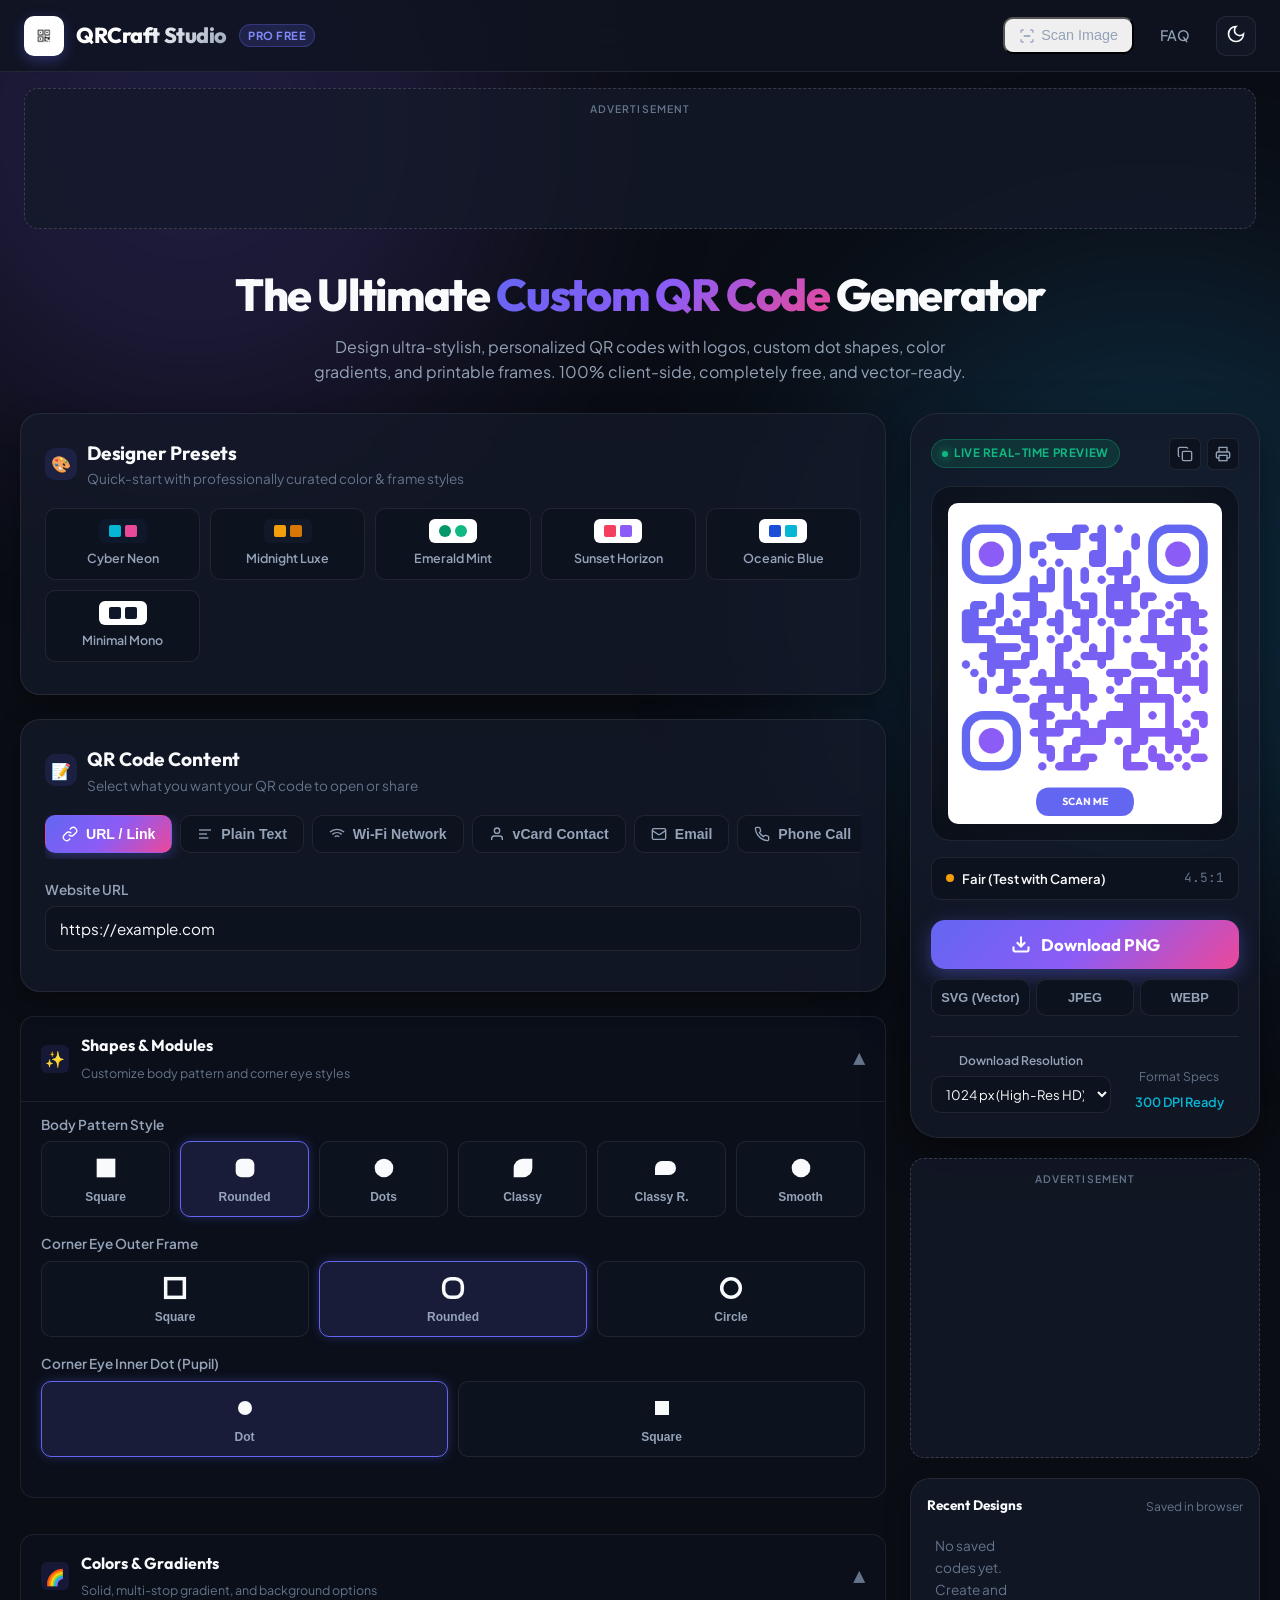
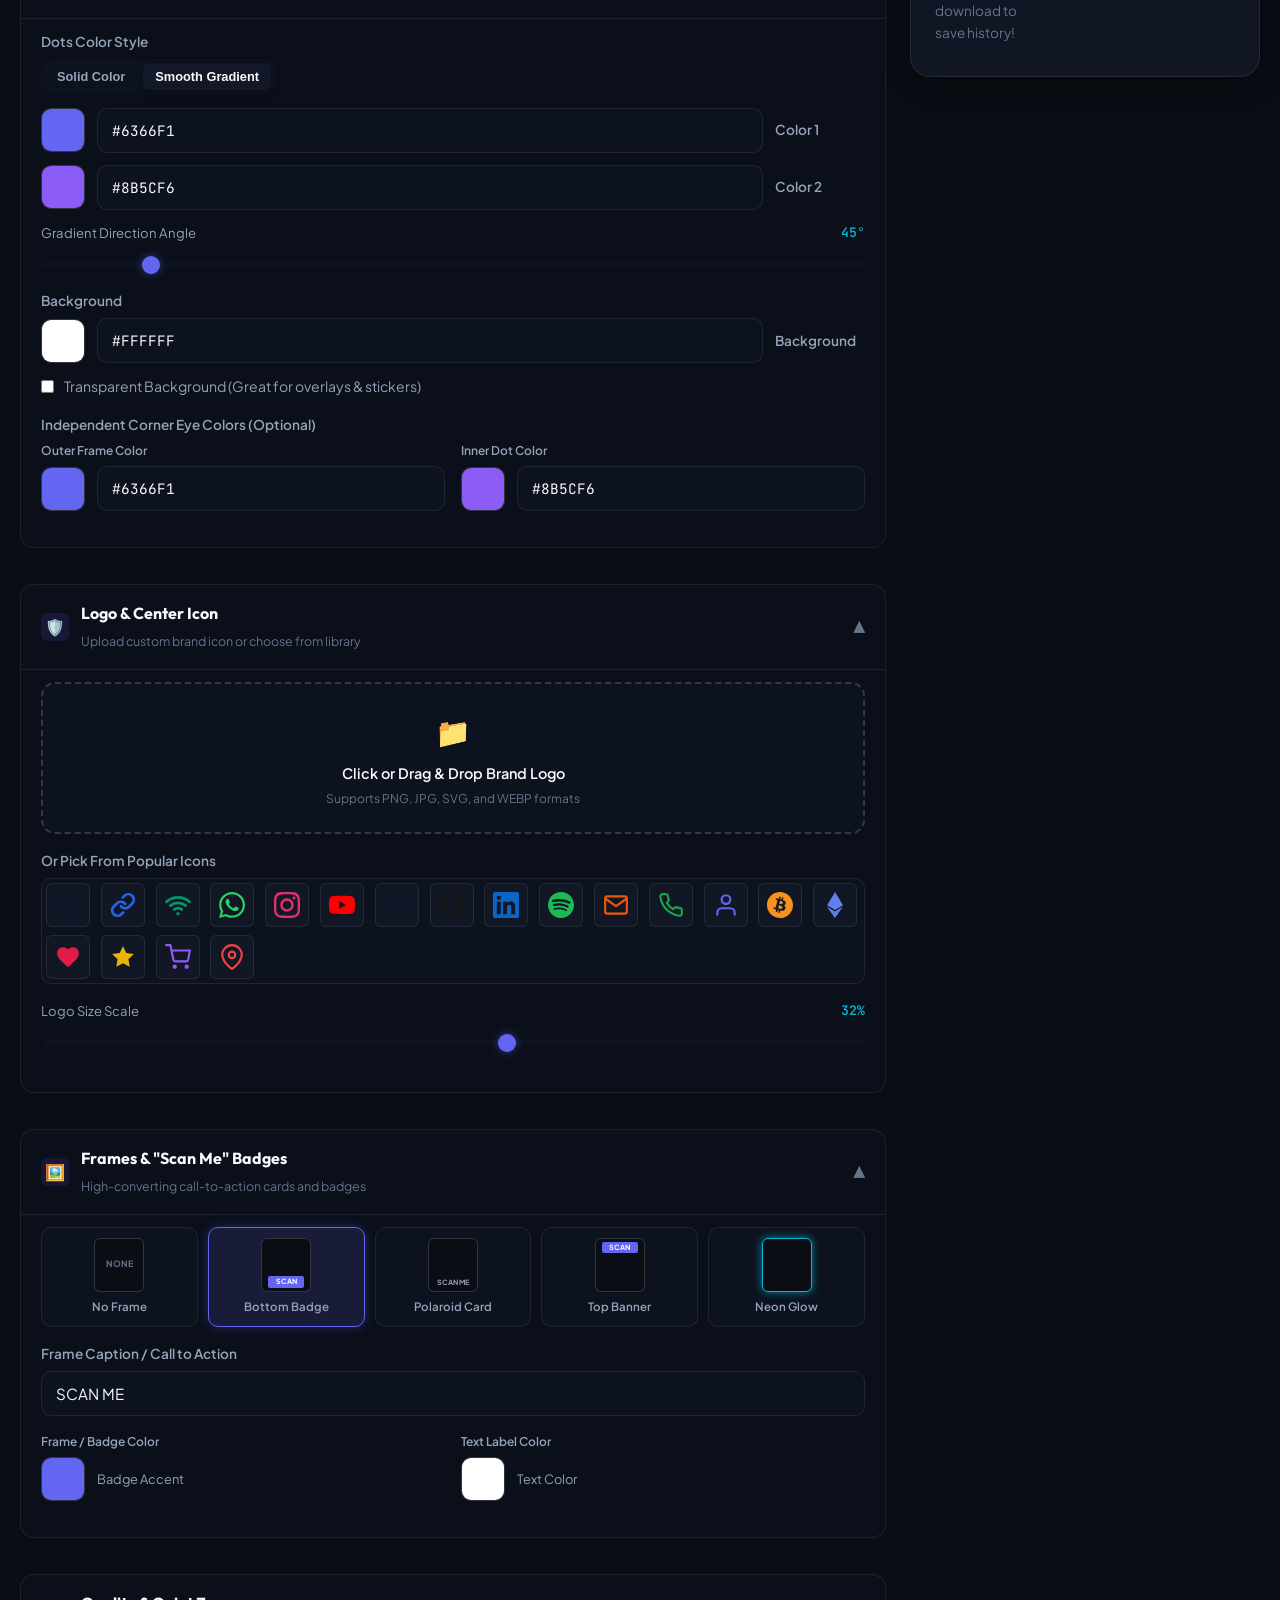
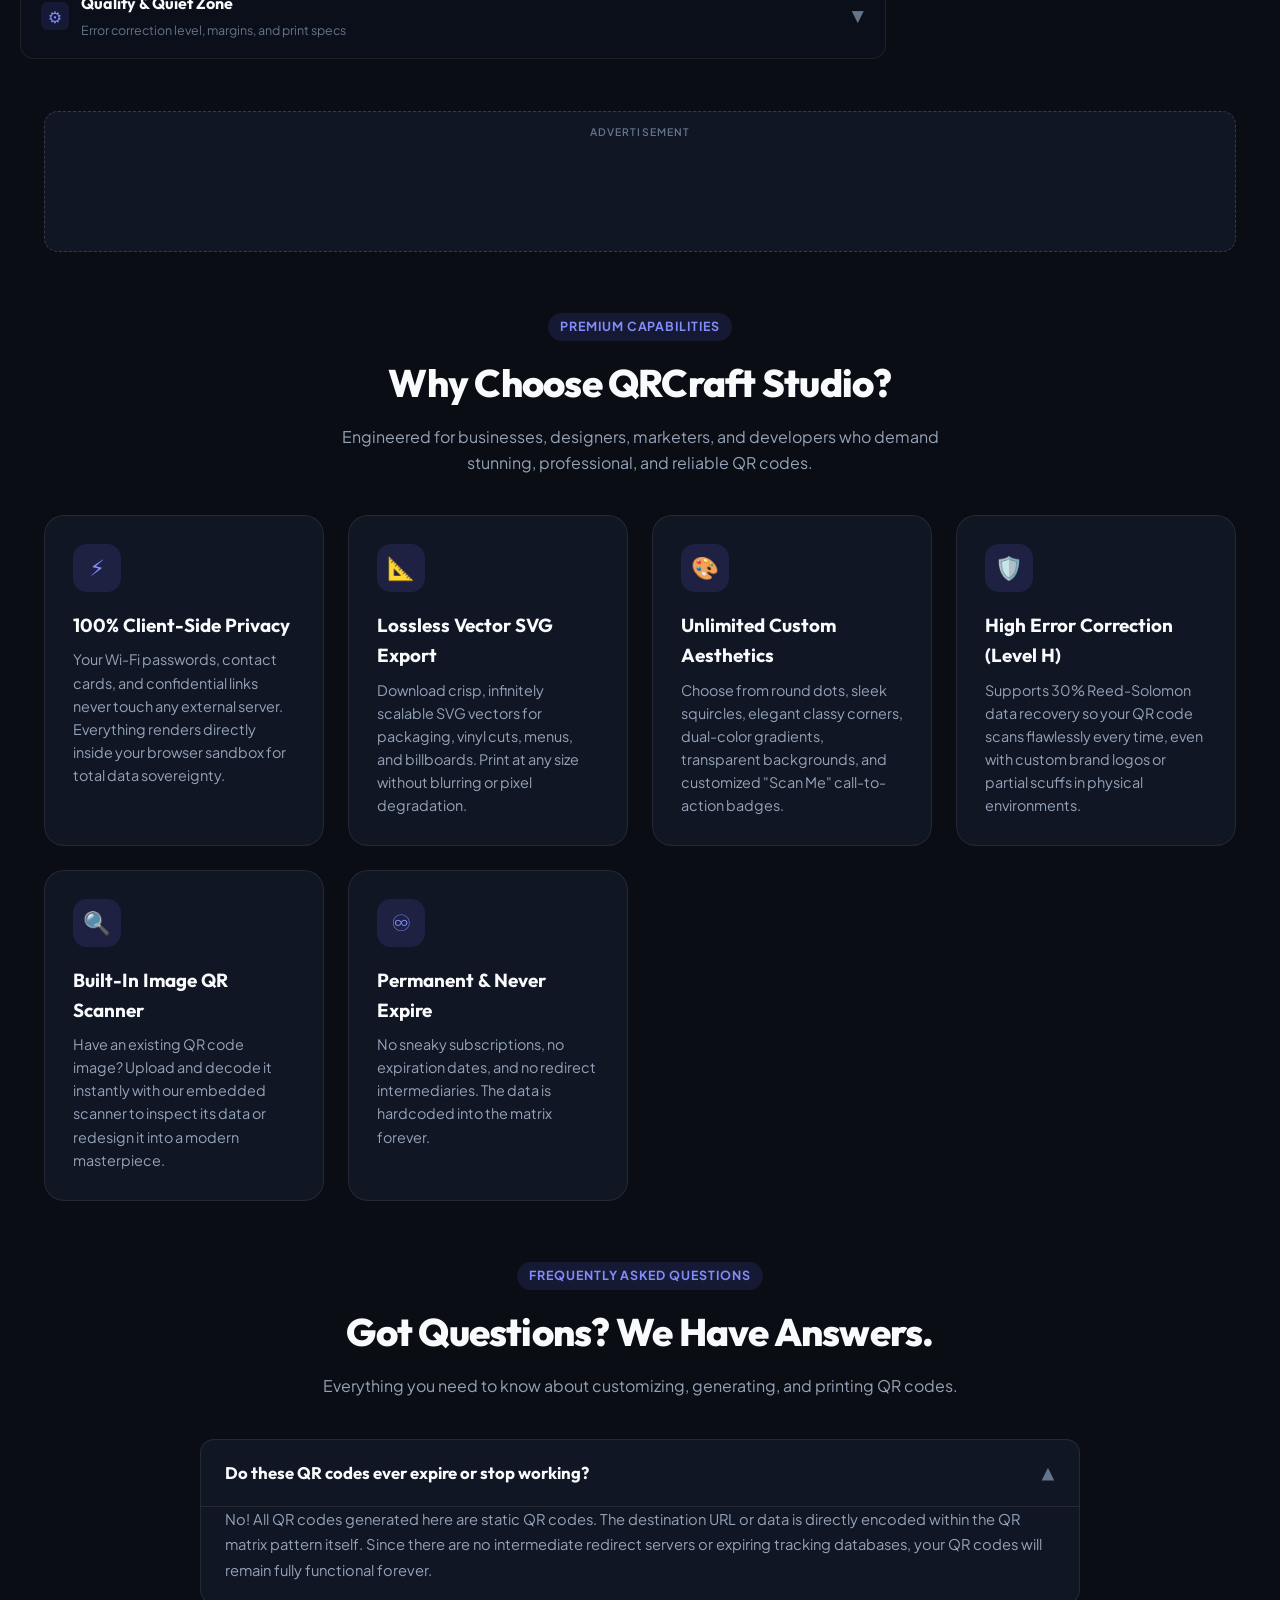
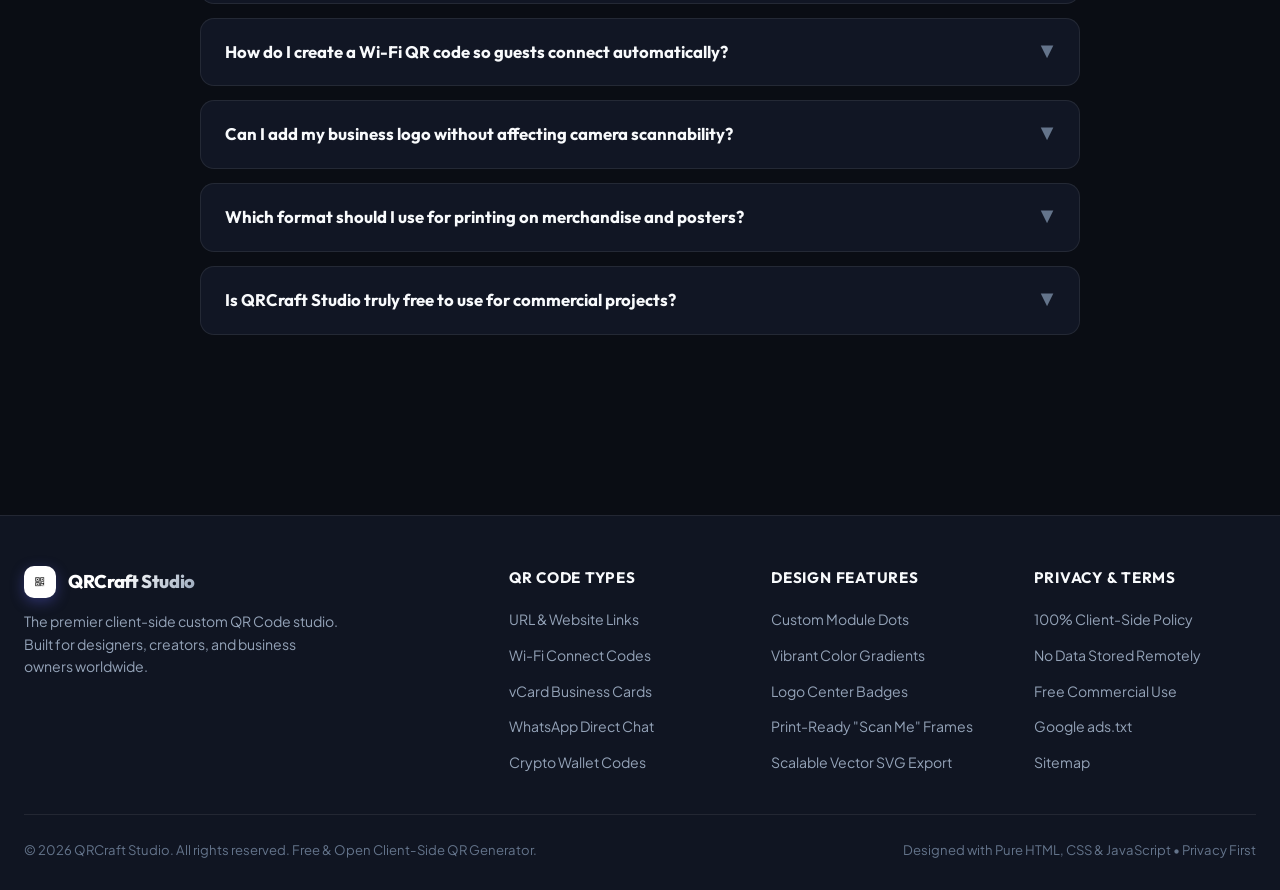
<file: index.html>
<!DOCTYPE html>
<html lang="en" data-theme="dark">
<head>
  <meta charset="UTF-8">
  <meta name="viewport" content="width=device-width, initial-scale=1.0">
  
  <!-- Primary SEO Meta Tags -->
  <title>QRCraft Studio - Free Custom QR Code Generator with Logo, Colors & Frames</title>
  <meta name="title" content="QRCraft Studio - Free Custom QR Code Generator with Logo, Colors & Frames">
  <meta name="description" content="Generate 100% free custom QR codes with high-resolution PNG, SVG vector, custom colors, logos, stylish frames, Wi-Fi, vCard, WhatsApp, and URLs. Completely client-side and privacy-friendly.">
  <meta name="keywords" content="QR code generator, custom QR code, free QR code maker, QR code with logo, vector QR code, SVG QR code, wifi QR code, vcard QR code, high resolution QR code generator, print QR code">
  <meta name="author" content="QRCraft Studio">
  <meta name="robots" content="index, follow, max-image-preview:large, max-snippet:-1, max-video-preview:-1">
  <link rel="canonical" href="https://qr-code-three-wine.vercel.app/">
  <meta name="theme-color" content="#0a0d14">

  <!-- Favicon Icons -->
  <link rel="icon" type="image/x-icon" href="favicon.ico">
  <link rel="shortcut icon" href="favicon.ico">
  <link rel="icon" type="image/png" sizes="32x32" href="favicon.png">
  <link rel="icon" type="image/png" href="img/logo.png">
  <link rel="apple-touch-icon" href="img/logo.png">

  <!-- Google Search Console Verification -->
  <meta name="google-site-verification" content="google5f029db7ec44286a">

  <!-- Open Graph / Facebook / LinkedIn Meta Tags -->
  <meta property="og:type" content="website">
  <meta property="og:url" content="https://qr-code-three-wine.vercel.app/">
  <meta property="og:title" content="QRCraft Studio - Free Custom QR Code Generator with Logo & Colors">
  <meta property="og:description" content="Design beautiful, high-resolution QR codes with custom shapes, gradients, brand logos, and printable frames. 100% free & client-side.">
  <meta property="og:image" content="https://qr-code-three-wine.vercel.app/img/logo.png">
  <meta property="og:site_name" content="QRCraft Studio">

  <!-- Twitter Meta Tags -->
  <meta name="twitter:card" content="summary_large_image">
  <meta name="twitter:url" content="https://qr-code-three-wine.vercel.app/">
  <meta name="twitter:title" content="QRCraft Studio - Free Custom QR Code Generator">
  <meta name="twitter:description" content="Design high-resolution custom QR codes with logos, colors, gradients, and frames. Free, instant, vector export.">
  <meta name="twitter:image" content="https://qr-code-three-wine.vercel.app/img/logo.png">

  <!-- Google AdSense Verification & Script -->
  <meta name="google-adsense-account" content="ca-pub-9240559538885165">
  <script async src="https://pagead2.googlesyndication.com/pagead/js/adsbygoogle.js?client=ca-pub-9240559538885165" crossorigin="anonymous"></script>

  <!-- Structured Data JSON-LD (Schema.org WebApplication & FAQPage) -->
  <script type="application/ld+json">
  {
    "@context": "https://schema.org",
    "@graph": [
      {
        "@type": "WebApplication",
        "@id": "https://qr-code-three-wine.vercel.app/#app",
        "name": "QRCraft Studio",
        "url": "https://qr-code-three-wine.vercel.app/",
        "description": "Free online custom QR code generator with logos, custom dot styles, frame badges, and vector SVG exports.",
        "applicationCategory": "DesignApplication",
        "operatingSystem": "All",
        "browserRequirements": "Requires JavaScript. Requires HTML5.",
        "offers": {
          "@type": "Offer",
          "price": "0",
          "priceCurrency": "USD"
        },
        "featureList": [
          "Custom dot and corner shapes",
          "Color gradients and angles",
          "Upload brand logo or preset icons",
          "Frame badges with customizable text",
          "Ultra-high resolution PNG export up to 4096px",
          "Vector SVG download for crisp printing",
          "Built-in QR code scanner and decoder",
          "100% Client-Side Privacy"
        ]
      },
      {
        "@type": "FAQPage",
        "@id": "https://qr-code-three-wine.vercel.app/#faq",
        "mainEntity": [
          {
            "@type": "Question",
            "name": "Do QR codes generated here ever expire?",
            "acceptedAnswer": {
              "@type": "Answer",
              "text": "No! All QR codes generated by QRCraft Studio are static QR codes that directly encode your information. They will never expire and do not route through any third-party redirect servers."
            }
          },
          {
            "@type": "Question",
            "name": "Is my data private and secure?",
            "acceptedAnswer": {
              "@type": "Answer",
              "text": "Yes, 100%. QRCraft Studio runs completely inside your web browser. None of your contact details, Wi-Fi credentials, or URLs are sent to any remote server."
            }
          },
          {
            "@type": "Question",
            "name": "Which format is best for printing high-quality QR codes?",
            "acceptedAnswer": {
              "@type": "Answer",
              "text": "For commercial printing (billboards, packaging, posters, business cards), SVG (Scalable Vector Graphics) is the gold standard because it scales infinitely without pixelation. For digital use, high-resolution PNG (1024px or 2048px) is recommended."
            }
          },
          {
            "@type": "Question",
            "name": "Can I add my business logo to a QR code without breaking it?",
            "acceptedAnswer": {
              "@type": "Answer",
              "text": "Yes! QRCraft Studio utilizes High (H) Error Correction (approx. 30% redundant data recovery). This ensures your QR code remains instantly readable by smartphone cameras even with a prominent center logo."
            }
          }
        ]
      }
    ]
  }
  </script>

  <!-- Stylesheet -->
  <link rel="stylesheet" href="css/style.css">
</head>
<body>

  <!-- Ambient Background Accents -->
  <div class="ambient-glow ambient-glow-1"></div>
  <div class="ambient-glow ambient-glow-2"></div>

  <!-- App Header -->
  <header class="app-header">
    <div class="header-container">
      <a href="/" class="brand-wrapper" title="QRCraft Studio Homepage">
        <div class="brand-icon">
          <img src="img/logo.png" alt="QRCraft Studio Logo" width="28" height="28">
        </div>
        <span class="brand-title">QRCraft Studio</span>
        <span class="brand-badge">PRO FREE</span>
      </a>

      <div class="header-actions">
        <button type="button" class="nav-link" id="btn-open-scanner" title="Scan or decode an existing QR Code image">
          <svg width="16" height="16" viewBox="0 0 24 24" fill="none" stroke="currentColor" stroke-width="2" style="vertical-align:middle;margin-right:2px;">
            <path d="M3 7V5a2 2 0 0 1 2-2h2"/><path d="M17 3h2a2 2 0 0 1 2 2v2"/><path d="M21 17v2a2 2 0 0 1-2 2h-2"/><path d="M7 21H5a2 2 0 0 1-2-2v-2"/>
            <line x1="7" y1="12" x2="17" y2="12" stroke-width="2.5"/>
          </svg>
          <span class="nav-link-text">Scan Image</span>
        </button>
        <a href="#faq" class="nav-link nav-link-faq">FAQ</a>
        <button type="button" class="theme-toggle-btn" id="theme-toggle-btn" title="Toggle Light/Dark Theme" aria-label="Toggle Theme">
          <span id="theme-toggle-icon">
            <svg width="20" height="20" viewBox="0 0 24 24" fill="none" stroke="currentColor" stroke-width="2"><path d="M12 3a6 6 0 0 0 9 9 9 9 0 1 1-9-9Z"/></svg>
          </span>
        </button>
      </div>
    </div>
  </header>

  <!-- Top Leaderboard AdSense Container (728x90 Banner) -->
  <div class="ad-slot-wrapper">
    <div class="ad-card">
      <span class="ad-badge">Advertisement</span>
      <div class="ad-content">
        <ins class="adsbygoogle"
             style="display:block; width:100%; max-width:728px; min-height:90px;"
             data-ad-client="ca-pub-9240559538885165"
             data-ad-format="auto"
             data-full-width-responsive="true"></ins>
        <script>
          (adsbygoogle = window.adsbygoogle || []).push({});
        </script>
        <div class="ad-placeholder-banner" id="ad-fallback-top" style="display:none;">
          <span class="ad-placeholder-title">QRCraft Studio • Free Custom QR Generator</span>
          <span class="ad-placeholder-desc">High-Resolution Vector & PNG Export • 100% Client-Side Privacy</span>
        </div>
      </div>
    </div>
  </div>

  <!-- Main Application Stage -->
  <main class="main-wrapper">
    <!-- Hero / SEO Introduction Banner -->
    <section class="hero-banner">
      <h1 class="hero-title">
        The Ultimate <span class="hero-gradient-text">Custom QR Code</span> Generator
      </h1>
      <p class="hero-subtitle">
        Design ultra-stylish, personalized QR codes with logos, custom dot shapes, color gradients, and printable frames. 100% client-side, completely free, and vector-ready.
      </p>
    </section>

    <!-- App Interactive Workspace -->
    <div class="app-grid">

      <!-- LEFT COLUMN: Customization Controls & Forms -->
      <div class="studio-editor">

        <!-- 1. Designer Preset Themes -->
        <section class="glass-panel" aria-labelledby="heading-presets">
          <div class="panel-header">
            <div class="panel-title-wrapper">
              <div class="panel-title-icon">🎨</div>
              <div>
                <h2 class="panel-title" id="heading-presets">Designer Presets</h2>
                <p class="panel-desc">Quick-start with professionally curated color & frame styles</p>
              </div>
            </div>
          </div>
          <div class="preset-grid" id="presets-container">
            <!-- Dynamically populated from JS -->
          </div>
        </section>

        <!-- 2. Content Type Selection & Forms -->
        <section class="glass-panel" aria-labelledby="heading-content">
          <div class="panel-header">
            <div class="panel-title-wrapper">
              <div class="panel-title-icon">📝</div>
              <div>
                <h2 class="panel-title" id="heading-content">QR Code Content</h2>
                <p class="panel-desc">Select what you want your QR code to open or share</p>
              </div>
            </div>
          </div>

          <!-- Type Selection Horizontal Scrollable Tabs -->
          <div class="type-tabs-scroll" role="tablist">
            <button type="button" class="type-tab-btn active" data-type="url" role="tab">
              <svg viewBox="0 0 24 24" fill="none" stroke="currentColor" stroke-width="2"><path d="M10 13a5 5 0 0 0 7.54.54l3-3a5 5 0 0 0-7.07-7.07l-1.72 1.71"/><path d="M14 11a5 5 0 0 0-7.54-.54l-3 3a5 5 0 0 0 7.07 7.07l1.71-1.71"/></svg>
              URL / Link
            </button>
            <button type="button" class="type-tab-btn" data-type="text" role="tab">
              <svg viewBox="0 0 24 24" fill="none" stroke="currentColor" stroke-width="2"><line x1="21" y1="6" x2="3" y2="6"/><line x1="15" y1="12" x2="3" y2="12"/><line x1="17" y1="18" x2="3" y2="18"/></svg>
              Plain Text
            </button>
            <button type="button" class="type-tab-btn" data-type="wifi" role="tab">
              <svg viewBox="0 0 24 24" fill="none" stroke="currentColor" stroke-width="2"><path d="M5 12.55a11 11 0 0 1 14.08 0"/><path d="M1.42 9a16 16 0 0 1 21.16 0"/><path d="M8.53 16.11a6 6 0 0 1 6.95 0"/><line x1="12" y1="20" x2="12.01" y2="20"/></svg>
              Wi-Fi Network
            </button>
            <button type="button" class="type-tab-btn" data-type="vcard" role="tab">
              <svg viewBox="0 0 24 24" fill="none" stroke="currentColor" stroke-width="2"><path d="M20 21v-2a4 4 0 0 0-4-4H8a4 4 0 0 0-4 4v2"/><circle cx="12" cy="7" r="4"/></svg>
              vCard Contact
            </button>
            <button type="button" class="type-tab-btn" data-type="email" role="tab">
              <svg viewBox="0 0 24 24" fill="none" stroke="currentColor" stroke-width="2"><rect width="20" height="16" x="2" y="4" rx="2"/><path d="m22 7-8.97 5.7a1.94 1.94 0 0 1-2.06 0L2 7"/></svg>
              Email
            </button>
            <button type="button" class="type-tab-btn" data-type="phone" role="tab">
              <svg viewBox="0 0 24 24" fill="none" stroke="currentColor" stroke-width="2"><path d="M22 16.92v3a2 2 0 0 1-2.18 2 19.79 19.79 0 0 1-8.63-3.07 19.5 19.5 0 0 1-6-6 19.79 19.79 0 0 1-3.07-8.67A2 2 0 0 1 4.11 2h3a2 2 0 0 1 2 1.72 12.84 12.84 0 0 0 .7 2.81 2 2 0 0 1-.45 2.11L8.09 9.91a16 16 0 0 0 6 6l1.27-1.27a2 2 0 0 1 2.11-.45 12.84 12.84 0 0 0 2.81.7A2 2 0 0 1 22 16.92z"/></svg>
              Phone Call
            </button>
            <button type="button" class="type-tab-btn" data-type="sms" role="tab">
              <svg viewBox="0 0 24 24" fill="none" stroke="currentColor" stroke-width="2"><path d="M21 15a2 2 0 0 1-2 2H7l-4 4V5a2 2 0 0 1 2-2h14a2 2 0 0 1 2 2z"/></svg>
              SMS Message
            </button>
            <button type="button" class="type-tab-btn" data-type="whatsapp" role="tab">
              <svg viewBox="0 0 24 24" fill="none" stroke="currentColor" stroke-width="2"><path d="M21 11.5a8.38 8.38 0 0 1-.9 3.8 8.5 8.5 0 0 1-7.6 4.7 8.38 8.38 0 0 1-3.8-.9L3 21l1.9-5.7a8.38 8.38 0 0 1-.9-3.8 8.5 8.5 0 0 1 4.7-7.6 8.38 8.38 0 0 1 3.8-.9h.5a8.48 8.48 0 0 1 8 8v.5z"/></svg>
              WhatsApp
            </button>
            <button type="button" class="type-tab-btn" data-type="crypto" role="tab">
              <svg viewBox="0 0 24 24" fill="none" stroke="currentColor" stroke-width="2"><circle cx="12" cy="12" r="10"/><path d="M16 8h-6a2 2 0 1 0 0 4h4a2 2 0 1 1 0 4H8"/><path d="M12 18V6"/></svg>
              Crypto
            </button>
            <button type="button" class="type-tab-btn" data-type="event" role="tab">
              <svg viewBox="0 0 24 24" fill="none" stroke="currentColor" stroke-width="2"><rect width="18" height="18" x="3" y="4" rx="2" ry="2"/><line x1="16" y1="2" x2="16" y2="6"/><line x1="8" y1="2" x2="8" y2="6"/><line x1="3" y1="10" x2="21" y2="10"/></svg>
              Calendar Event
            </button>
          </div>

          <!-- Dynamic Input Forms Container -->
          <div id="content-forms-container">

            <!-- URL FORM -->
            <div class="content-form-section" data-type="url" style="display: block;">
              <div class="form-group">
                <label class="form-label" for="input-url">Website URL</label>
                <input type="url" id="input-url" class="form-input" placeholder="https://yourwebsite.com" value="https://example.com" spellcheck="false" autocomplete="off">
              </div>
            </div>

            <!-- PLAIN TEXT FORM -->
            <div class="content-form-section" data-type="text" style="display: none;">
              <div class="form-group">
                <label class="form-label" for="input-text">Text Content</label>
                <textarea id="input-text" class="form-textarea" placeholder="Enter any text, code, message, or note...">Hello from QRCraft Studio!</textarea>
              </div>
            </div>

            <!-- WI-FI FORM -->
            <div class="content-form-section" data-type="wifi" style="display: none;">
              <div class="form-row">
                <div class="form-group">
                  <label class="form-label" for="wifi-ssid">Network Name (SSID)</label>
                  <input type="text" id="wifi-ssid" class="form-input" placeholder="Home or Office Wi-Fi" value="Office_Guest_WiFi">
                </div>
                <div class="form-group">
                  <label class="form-label" for="wifi-pass">Password</label>
                  <input type="text" id="wifi-pass" class="form-input" placeholder="Wi-Fi Password" value="SuperSecret123">
                </div>
              </div>
              <div class="form-row">
                <div class="form-group">
                  <label class="form-label" for="wifi-enc">Encryption Security</label>
                  <select id="wifi-enc" class="form-select">
                    <option value="WPA" selected>WPA / WPA2 / WPA3 (Recommended)</option>
                    <option value="WEP">WEP</option>
                    <option value="nopass">None (Open Network)</option>
                  </select>
                </div>
                <div class="form-group" style="display: flex; align-items: flex-end; padding-bottom: 12px;">
                  <label class="checkbox-label" for="wifi-hidden">
                    <input type="checkbox" id="wifi-hidden">
                    Hidden Network (SSID)
                  </label>
                </div>
              </div>
            </div>

            <!-- VCARD FORM -->
            <div class="content-form-section" data-type="vcard" style="display: none;">
              <div class="form-row">
                <div class="form-group">
                  <label class="form-label" for="vcard-first">First Name</label>
                  <input type="text" id="vcard-first" class="form-input" placeholder="John" value="Alex">
                </div>
                <div class="form-group">
                  <label class="form-label" for="vcard-last">Last Name</label>
                  <input type="text" id="vcard-last" class="form-input" placeholder="Doe" value="Morgan">
                </div>
              </div>
              <div class="form-row">
                <div class="form-group">
                  <label class="form-label" for="vcard-org">Organization / Company</label>
                  <input type="text" id="vcard-org" class="form-input" placeholder="Company Name" value="Tech Studio Inc.">
                </div>
                <div class="form-group">
                  <label class="form-label" for="vcard-title">Job Title</label>
                  <input type="text" id="vcard-title" class="form-input" placeholder="e.g. Creative Director" value="Lead Designer">
                </div>
              </div>
              <div class="form-row">
                <div class="form-group">
                  <label class="form-label" for="vcard-phone">Mobile Phone</label>
                  <input type="tel" id="vcard-phone" class="form-input" placeholder="+1 555 123 4567" value="+15552345678">
                </div>
                <div class="form-group">
                  <label class="form-label" for="vcard-email">Email Address</label>
                  <input type="email" id="vcard-email" class="form-input" placeholder="user@domain.com" value="alex@example.com">
                </div>
              </div>
              <div class="form-row">
                <div class="form-group">
                  <label class="form-label" for="vcard-web">Website</label>
                  <input type="url" id="vcard-web" class="form-input" placeholder="https://portfolio.com" value="https://example.com">
                </div>
                <div class="form-group">
                  <label class="form-label" for="vcard-city">City & Country</label>
                  <input type="text" id="vcard-city" class="form-input" placeholder="San Francisco, USA" value="San Francisco">
                </div>
              </div>
            </div>

            <!-- EMAIL FORM -->
            <div class="content-form-section" data-type="email" style="display: none;">
              <div class="form-group">
                <label class="form-label" for="email-address">Recipient Email</label>
                <input type="email" id="email-address" class="form-input" placeholder="support@company.com" value="contact@example.com">
              </div>
              <div class="form-group">
                <label class="form-label" for="email-subject">Subject</label>
                <input type="text" id="email-subject" class="form-input" placeholder="Inquiry regarding..." value="Project Collaboration">
              </div>
              <div class="form-group">
                <label class="form-label" for="email-body">Message Body</label>
                <textarea id="email-body" class="form-textarea" placeholder="Pre-filled email body...">Hi there! I would love to connect with you.</textarea>
              </div>
            </div>

            <!-- PHONE CALL FORM -->
            <div class="content-form-section" data-type="phone" style="display: none;">
              <div class="form-group">
                <label class="form-label" for="phone-number">Phone Number</label>
                <input type="tel" id="phone-number" class="form-input" placeholder="+1 555 987 6543" value="+15559876543">
              </div>
            </div>

            <!-- SMS FORM -->
            <div class="content-form-section" data-type="sms" style="display: none;">
              <div class="form-group">
                <label class="form-label" for="sms-number">Phone Number</label>
                <input type="tel" id="sms-number" class="form-input" placeholder="+1 555 987 6543" value="+15559876543">
              </div>
              <div class="form-group">
                <label class="form-label" for="sms-message">Pre-filled SMS Message</label>
                <textarea id="sms-message" class="form-textarea" placeholder="Hello! I am scanning your QR code...">Interested in your services!</textarea>
              </div>
            </div>

            <!-- WHATSAPP FORM -->
            <div class="content-form-section" data-type="whatsapp" style="display: none;">
              <div class="form-group">
                <label class="form-label" for="wa-number">WhatsApp Number (with Country Code)</label>
                <input type="tel" id="wa-number" class="form-input" placeholder="+1 234 567 8900" value="+12345678900">
              </div>
              <div class="form-group">
                <label class="form-label" for="wa-message">Chat Message</label>
                <textarea id="wa-message" class="form-textarea" placeholder="Type message to start WhatsApp chat...">Hello! I saw your QR code and want to inquire.</textarea>
              </div>
            </div>

            <!-- CRYPTO FORM -->
            <div class="content-form-section" data-type="crypto" style="display: none;">
              <div class="form-row">
                <div class="form-group">
                  <label class="form-label" for="crypto-coin">Cryptocurrency</label>
                  <select id="crypto-coin" class="form-select">
                    <option value="bitcoin" selected>Bitcoin (BTC)</option>
                    <option value="ethereum">Ethereum (ETH)</option>
                    <option value="solana">Solana (SOL)</option>
                    <option value="tether">USDT (Tether)</option>
                  </select>
                </div>
                <div class="form-group">
                  <label class="form-label" for="crypto-amount">Amount (Optional)</label>
                  <input type="text" id="crypto-amount" class="form-input" placeholder="0.05">
                </div>
              </div>
              <div class="form-group">
                <label class="form-label" for="crypto-address">Wallet Address</label>
                <input type="text" id="crypto-address" class="form-input" placeholder="Enter wallet address" value="1A1zP1eP5QGefi2DMPTfTL5SLmv7DivfNa">
              </div>
            </div>

            <!-- EVENT / CALENDAR FORM -->
            <div class="content-form-section" data-type="event" style="display: none;">
              <div class="form-group">
                <label class="form-label" for="event-title">Event Title</label>
                <input type="text" id="event-title" class="form-input" placeholder="Summer Gala" value="Exclusive Launch Showcase">
              </div>
              <div class="form-row">
                <div class="form-group">
                  <label class="form-label" for="event-start">Start Date/Time</label>
                  <input type="text" id="event-start" class="form-input" value="20261010T090000Z" placeholder="YYYYMMDDTHHMMSSZ">
                </div>
                <div class="form-group">
                  <label class="form-label" for="event-end">End Date/Time</label>
                  <input type="text" id="event-end" class="form-input" value="20261010T170000Z" placeholder="YYYYMMDDTHHMMSSZ">
                </div>
              </div>
              <div class="form-group">
                <label class="form-label" for="event-loc">Location</label>
                <input type="text" id="event-loc" class="form-input" placeholder="Venue Address or Zoom URL" value="Metropolitan Expo Center">
              </div>
            </div>

          </div>
        </section>

        <!-- 3. Visual Styling Accordions ("custom the QR what ever user what") -->
        
        <!-- ACCORDION A: Body Dots & Corner Eye Shapes -->
        <div class="custom-section-accordion open">
          <div class="accordion-header">
            <div class="accordion-header-left">
              <div class="accordion-icon">✨</div>
              <div>
                <h3 class="accordion-title">Shapes & Modules</h3>
                <span class="accordion-subtitle">Customize body pattern and corner eye styles</span>
              </div>
            </div>
            <div class="accordion-chevron">▼</div>
          </div>
          <div class="accordion-body">
            <!-- Body Dots Shape -->
            <label class="form-label">Body Pattern Style</label>
            <div class="shape-grid">
              <button type="button" class="shape-btn" data-shape-target="dots" data-shape="square">
                <svg class="shape-preview-svg" viewBox="0 0 24 24" fill="currentColor"><rect x="4" y="4" width="16" height="16" rx="0"/></svg>
                <span class="shape-label">Square</span>
              </button>
              <button type="button" class="shape-btn active" data-shape-target="dots" data-shape="rounded">
                <svg class="shape-preview-svg" viewBox="0 0 24 24" fill="currentColor"><rect x="4" y="4" width="16" height="16" rx="5"/></svg>
                <span class="shape-label">Rounded</span>
              </button>
              <button type="button" class="shape-btn" data-shape-target="dots" data-shape="dots">
                <svg class="shape-preview-svg" viewBox="0 0 24 24" fill="currentColor"><circle cx="12" cy="12" r="8"/></svg>
                <span class="shape-label">Dots</span>
              </button>
              <button type="button" class="shape-btn" data-shape-target="dots" data-shape="classy">
                <svg class="shape-preview-svg" viewBox="0 0 24 24" fill="currentColor"><path d="M4 12a8 8 0 0 1 8-8h8v8a8 8 0 0 1-8 8H4v-8z"/></svg>
                <span class="shape-label">Classy</span>
              </button>
              <button type="button" class="shape-btn" data-shape-target="dots" data-shape="classy-rounded">
                <svg class="shape-preview-svg" viewBox="0 0 24 24" fill="currentColor"><path d="M6 12a6 6 0 0 1 6-6h6a6 6 0 0 1 6 6v0a6 6 0 0 1-6 6H6z"/></svg>
                <span class="shape-label">Classy R.</span>
              </button>
              <button type="button" class="shape-btn" data-shape-target="dots" data-shape="extra-rounded">
                <svg class="shape-preview-svg" viewBox="0 0 24 24" fill="currentColor"><rect x="4" y="4" width="16" height="16" rx="8"/></svg>
                <span class="shape-label">Smooth</span>
              </button>
            </div>

            <!-- Corner Square Eye Outer Frame -->
            <label class="form-label" style="margin-top:12px;">Corner Eye Outer Frame</label>
            <div class="shape-grid">
              <button type="button" class="shape-btn" data-shape-target="cornersSquare" data-shape="square">
                <svg class="shape-preview-svg" viewBox="0 0 24 24" fill="none" stroke="currentColor" stroke-width="3"><rect x="4" y="4" width="16" height="16"/></svg>
                <span class="shape-label">Square</span>
              </button>
              <button type="button" class="shape-btn active" data-shape-target="cornersSquare" data-shape="extra-rounded">
                <svg class="shape-preview-svg" viewBox="0 0 24 24" fill="none" stroke="currentColor" stroke-width="3"><rect x="4" y="4" width="16" height="16" rx="6"/></svg>
                <span class="shape-label">Rounded</span>
              </button>
              <button type="button" class="shape-btn" data-shape-target="cornersSquare" data-shape="dot">
                <svg class="shape-preview-svg" viewBox="0 0 24 24" fill="none" stroke="currentColor" stroke-width="3"><circle cx="12" cy="12" r="8"/></svg>
                <span class="shape-label">Circle</span>
              </button>
            </div>

            <!-- Corner Dot Inner Pupil -->
            <label class="form-label" style="margin-top:12px;">Corner Eye Inner Dot (Pupil)</label>
            <div class="shape-grid">
              <button type="button" class="shape-btn active" data-shape-target="cornersDot" data-shape="dot">
                <svg class="shape-preview-svg" viewBox="0 0 24 24" fill="currentColor"><circle cx="12" cy="12" r="6"/></svg>
                <span class="shape-label">Dot</span>
              </button>
              <button type="button" class="shape-btn" data-shape-target="cornersDot" data-shape="square">
                <svg class="shape-preview-svg" viewBox="0 0 24 24" fill="currentColor"><rect x="6" y="6" width="12" height="12"/></svg>
                <span class="shape-label">Square</span>
              </button>
            </div>
          </div>
        </div>

        <!-- ACCORDION B: Colors & Gradient Designer -->
        <div class="custom-section-accordion open">
          <div class="accordion-header">
            <div class="accordion-header-left">
              <div class="accordion-icon">🌈</div>
              <div>
                <h3 class="accordion-title">Colors & Gradients</h3>
                <span class="accordion-subtitle">Solid, multi-stop gradient, and background options</span>
              </div>
            </div>
            <div class="accordion-chevron">▼</div>
          </div>
          <div class="accordion-body">
            <!-- Dots Coloring Mode -->
            <label class="form-label">Dots Color Style</label>
            <div class="color-mode-tabs">
              <button type="button" class="color-mode-tab dots-mode-tab" data-mode="solid">Solid Color</button>
              <button type="button" class="color-mode-tab dots-mode-tab active" data-mode="gradient">Smooth Gradient</button>
            </div>

            <!-- Primary Dots Color -->
            <div class="color-control-row">
              <div class="color-picker-wrapper">
                <input type="color" id="dots-color-picker" class="color-picker-input" value="#6366f1">
              </div>
              <input type="text" id="dots-color-hex" class="form-input color-hex-input" value="#6366F1" maxlength="7">
              <span class="form-label" style="margin:0; min-width: 90px;">Color 1</span>
            </div>

            <!-- Gradient Second Color & Angle -->
            <div id="dots-gradient-controls">
              <div class="color-control-row">
                <div class="color-picker-wrapper">
                  <input type="color" id="dots-color-2-picker" class="color-picker-input" value="#8b5cf6">
                </div>
                <input type="text" id="dots-color-2-hex" class="form-input color-hex-input" value="#8B5CF6" maxlength="7">
                <span class="form-label" style="margin:0; min-width: 90px;">Color 2</span>
              </div>
              <div class="slider-group">
                <div class="slider-header">
                  <span>Gradient Direction Angle</span>
                  <span class="slider-value" id="dots-angle-value">45°</span>
                </div>
                <input type="range" id="dots-gradient-angle" class="custom-range" min="0" max="360" value="45" step="15">
              </div>
            </div>

            <!-- Background Color & Transparent Toggle -->
            <label class="form-label" style="margin-top:16px;">Background</label>
            <div class="color-control-row" id="bg-color-picker-row">
              <div class="color-picker-wrapper">
                <input type="color" id="bg-color-picker" class="color-picker-input" value="#ffffff">
              </div>
              <input type="text" id="bg-color-hex" class="form-input color-hex-input" value="#FFFFFF" maxlength="7">
              <span class="form-label" style="margin:0; min-width: 90px;">Background</span>
            </div>
            <div class="form-group">
              <label class="checkbox-label" for="bg-transparent-toggle">
                <input type="checkbox" id="bg-transparent-toggle">
                Transparent Background (Great for overlays & stickers)
              </label>
            </div>

            <!-- Independent Corner Color Tuning -->
            <label class="form-label" style="margin-top:12px;">Independent Corner Eye Colors (Optional)</label>
            <div class="form-row">
              <div>
                <span class="form-label" style="font-size:0.75rem;">Outer Frame Color</span>
                <div class="color-control-row">
                  <div class="color-picker-wrapper">
                    <input type="color" id="corner-square-color-picker" class="color-picker-input" value="#6366f1">
                  </div>
                  <input type="text" id="corner-square-color-hex" class="form-input color-hex-input" value="#6366F1" maxlength="7">
                </div>
              </div>
              <div>
                <span class="form-label" style="font-size:0.75rem;">Inner Dot Color</span>
                <div class="color-control-row">
                  <div class="color-picker-wrapper">
                    <input type="color" id="corner-dot-color-picker" class="color-picker-input" value="#8b5cf6">
                  </div>
                  <input type="text" id="corner-dot-color-hex" class="form-input color-hex-input" value="#8B5CF6" maxlength="7">
                </div>
              </div>
            </div>

          </div>
        </div>

        <!-- ACCORDION C: Logo & Brand Icons -->
        <div class="custom-section-accordion open">
          <div class="accordion-header">
            <div class="accordion-header-left">
              <div class="accordion-icon">🛡️</div>
              <div>
                <h3 class="accordion-title">Logo & Center Icon</h3>
                <span class="accordion-subtitle">Upload custom brand icon or choose from library</span>
              </div>
            </div>
            <div class="accordion-chevron">▼</div>
          </div>
          <div class="accordion-body">
            <!-- Drag & Drop Upload Zone -->
            <div class="logo-upload-dropzone" id="logo-dropzone">
              <div class="logo-dropzone-icon">📁</div>
              <div class="logo-dropzone-title">Click or Drag & Drop Brand Logo</div>
              <div class="logo-dropzone-desc">Supports PNG, JPG, SVG, and WEBP formats</div>
              <input type="file" id="logo-file-input" accept="image/*" style="display:none;">
            </div>

            <!-- Active Logo Bar -->
            <div class="logo-preview-active-bar" id="logo-active-bar" style="display: none;">
              <div style="display:flex;align-items:center;gap:10px;">
                <img id="logo-thumb-img" class="logo-preview-thumb" alt="Active Logo Thumbnail">
                <span id="logo-name-display" style="font-size:0.85rem;font-weight:600;">Custom Logo</span>
              </div>
              <button type="button" class="btn-remove-logo" id="btn-remove-logo">Remove Logo</button>
            </div>

            <!-- Curated Icon Library -->
            <label class="form-label">Or Pick From Popular Icons</label>
            <div class="icon-picker-grid" id="icon-picker-grid">
              <!-- Dynamically populated from icons.js -->
            </div>

            <!-- Logo Sliders -->
            <div class="slider-group" style="margin-top:16px;">
              <div class="slider-header">
                <span>Logo Size Scale</span>
                <span class="slider-value" id="logo-size-value">32%</span>
              </div>
              <input type="range" id="logo-size-slider" class="custom-range" min="0.15" max="0.45" step="0.01" value="0.32">
            </div>

          </div>
        </div>

        <!-- ACCORDION D: Frame & "Scan Me" Badges -->
        <div class="custom-section-accordion open">
          <div class="accordion-header">
            <div class="accordion-header-left">
              <div class="accordion-icon">🖼️</div>
              <div>
                <h3 class="accordion-title">Frames & "Scan Me" Badges</h3>
                <span class="accordion-subtitle">High-converting call-to-action cards and badges</span>
              </div>
            </div>
            <div class="accordion-chevron">▼</div>
          </div>
          <div class="accordion-body">
            <!-- Frame Cards -->
            <div class="frames-grid">
              <div class="frame-card-option" data-frame="none">
                <div class="frame-thumb-box">NONE</div>
                <span class="frame-name-label">No Frame</span>
              </div>
              <div class="frame-card-option active" data-frame="badge-bottom">
                <div class="frame-thumb-box badge-bottom"></div>
                <span class="frame-name-label">Bottom Badge</span>
              </div>
              <div class="frame-card-option" data-frame="polaroid">
                <div class="frame-thumb-box polaroid"></div>
                <span class="frame-name-label">Polaroid Card</span>
              </div>
              <div class="frame-card-option" data-frame="banner-top">
                <div class="frame-thumb-box banner-top"></div>
                <span class="frame-name-label">Top Banner</span>
              </div>
              <div class="frame-card-option" data-frame="neon-glow">
                <div class="frame-thumb-box neon"></div>
                <span class="frame-name-label">Neon Glow</span>
              </div>
            </div>

            <!-- Frame Custom Controls -->
            <div id="frame-custom-controls">
              <div class="form-group">
                <label class="form-label" for="frame-text-input">Frame Caption / Call to Action</label>
                <input type="text" id="frame-text-input" class="form-input" value="SCAN ME" maxlength="28" placeholder="e.g. SCAN ME, CONNECT WIFI">
              </div>

              <div class="form-row">
                <div>
                  <span class="form-label" style="font-size:0.75rem;">Frame / Badge Color</span>
                  <div class="color-control-row">
                    <div class="color-picker-wrapper">
                      <input type="color" id="frame-color-picker" class="color-picker-input" value="#6366f1">
                    </div>
                    <span style="font-size:0.8rem;color:var(--text-secondary);">Badge Accent</span>
                  </div>
                </div>
                <div>
                  <span class="form-label" style="font-size:0.75rem;">Text Label Color</span>
                  <div class="color-control-row">
                    <div class="color-picker-wrapper">
                      <input type="color" id="frame-text-color-picker" class="color-picker-input" value="#ffffff">
                    </div>
                    <span style="font-size:0.8rem;color:var(--text-secondary);">Text Color</span>
                  </div>
                </div>
              </div>
            </div>

          </div>
        </div>

        <!-- ACCORDION E: Advanced Quality & Margins -->
        <div class="custom-section-accordion">
          <div class="accordion-header">
            <div class="accordion-header-left">
              <div class="accordion-icon">⚙️</div>
              <div>
                <h3 class="accordion-title">Quality & Quiet Zone</h3>
                <span class="accordion-subtitle">Error correction level, margins, and print specs</span>
              </div>
            </div>
            <div class="accordion-chevron">▼</div>
          </div>
          <div class="accordion-body">
            <div class="form-group">
              <label class="form-label" for="error-correction-select">Error Correction Recovery Level</label>
              <select id="error-correction-select" class="form-select">
                <option value="L">Low (L) ~7% data recovery</option>
                <option value="M">Medium (M) ~15% data recovery</option>
                <option value="Q">Quartile (Q) ~25% data recovery</option>
                <option value="H" selected>High (H) ~30% data recovery (Recommended for Logos)</option>
              </select>
            </div>

            <div class="slider-group">
              <div class="slider-header">
                <span>Margin (Quiet Zone)</span>
                <span class="slider-value" id="margin-value">16px</span>
              </div>
              <input type="range" id="margin-slider" class="custom-range" min="0" max="40" step="2" value="16">
            </div>
          </div>
        </div>

      </div>

      <!-- RIGHT COLUMN: Sticky Live Preview & Export Suite -->
      <aside class="studio-preview-col" aria-label="QR Code Live Preview & Export Actions">
        <div class="preview-card" id="live-preview-section">
          
          <div class="preview-header-bar">
            <span class="live-badge">
              <span class="live-dot"></span>
              Live Real-Time Preview
            </span>
            <div class="preview-actions-mini">
              <button type="button" class="mini-action-btn" id="btn-copy-clipboard" title="Copy QR Image to Clipboard">
                <svg width="16" height="16" viewBox="0 0 24 24" fill="none" stroke="currentColor" stroke-width="2"><rect width="14" height="14" x="8" y="8" rx="2" ry="2"/><path d="M4 16c-1.1 0-2-.9-2-2V4c0-1.1.9-2 2-2h10c1.1 0 2 .9 2 2"/></svg>
              </button>
              <button type="button" class="mini-action-btn" id="btn-print-qr" title="Print QR Code">
                <svg width="16" height="16" viewBox="0 0 24 24" fill="none" stroke="currentColor" stroke-width="2"><polyline points="6 9 6 2 18 2 18 9"/><path d="M6 18H4a2 2 0 0 1-2-2v-5a2 2 0 0 1 2-2h16a2 2 0 0 1 2 2v5a2 2 0 0 1-2 2h-2"/><rect width="12" height="8" x="6" y="14"/></svg>
              </button>
            </div>
          </div>

          <!-- Live Canvas Stage -->
          <div class="qr-canvas-stage">
            <!-- Hidden native render target -->
            <div id="qr-code-raw-target" style="display:none;"></div>
            <!-- Visible Composite Canvas -->
            <canvas id="qr-composite-canvas" width="420" height="492"></canvas>
          </div>

          <!-- Real-Time Scannability / Contrast Checker -->
          <div class="contrast-quality-indicator">
            <div class="contrast-status-left">
              <span class="contrast-pill" id="contrast-pill"></span>
              <span id="contrast-status-text">Excellent Scannability</span>
            </div>
            <span class="contrast-ratio-text" id="contrast-ratio-value">12.4:1</span>
          </div>

          <!-- Export Actions -->
          <div class="export-buttons-group">
            <button type="button" class="btn-primary-download" id="btn-download-png">
              <svg width="20" height="20" viewBox="0 0 24 24" fill="none" stroke="currentColor" stroke-width="2.5"><path d="M21 15v4a2 2 0 0 1-2 2H5a2 2 0 0 1-2-2v-4"/><polyline points="7 10 12 15 17 10"/><line x1="12" y1="15" x2="12" y2="3"/></svg>
              Download PNG
            </button>

            <div class="export-secondary-row">
              <button type="button" class="btn-secondary-action" id="btn-download-svg" title="Vector SVG (Best for Printing)">
                SVG (Vector)
              </button>
              <button type="button" class="btn-secondary-action" id="btn-download-jpeg" title="Standard JPEG">
                JPEG
              </button>
              <button type="button" class="btn-secondary-action" id="btn-download-webp" title="Next-Gen WebP">
                WEBP
              </button>
            </div>

            <!-- Resolution & Size Settings -->
            <div class="export-specs-row">
              <div>
                <label class="form-label" style="font-size:0.75rem;" for="export-resolution-select">Download Resolution</label>
                <select id="export-resolution-select" class="form-select" style="padding:8px 10px;font-size:0.82rem;">
                  <option value="512">512 px (Web standard)</option>
                  <option value="1024" selected>1024 px (High-Res HD)</option>
                  <option value="2048">2048 px (Ultra-HD Print)</option>
                  <option value="4096">4096 px (Massive Print)</option>
                </select>
              </div>
              <div style="display:flex;flex-direction:column;justify-content:flex-end;">
                <span style="font-size:0.75rem;color:var(--text-muted);margin-bottom:6px;">Format Specs</span>
                <span style="font-size:0.8rem;font-weight:600;color:var(--accent-secondary);">300 DPI Ready</span>
              </div>
            </div>

          </div>

        </div>

        <!-- Sidebar In-Content AdSlot (300x250 Medium Rectangle) -->
        <div class="ad-card">
          <span class="ad-badge">Advertisement</span>
          <div class="ad-content">
            <ins class="adsbygoogle"
                 style="display:block; width:100%; max-width:300px; min-height:250px;"
                 data-ad-client="ca-pub-9240559538885165"
                 data-ad-format="auto"
                 data-full-width-responsive="true"></ins>
            <script>
              (adsbygoogle = window.adsbygoogle || []).push({});
            </script>
            <div class="ad-placeholder-sidebar" id="ad-fallback-sidebar" style="display:none;">
              <span class="ad-placeholder-title">QRCraft Pro Studio</span>
              <span class="ad-placeholder-desc">Custom QR Codes with Brand Logos & Frames</span>
            </div>
          </div>
        </div>

        <!-- Saved History Section -->
        <div class="glass-panel" style="padding:16px;">
          <div style="display:flex;align-items:center;justify-content:space-between;margin-bottom:10px;">
            <span style="font-size:0.85rem;font-weight:700;font-family:var(--font-display);">Recent Designs</span>
            <span style="font-size:0.75rem;color:var(--text-muted);">Saved in browser</span>
          </div>
          <div id="history-items-grid" class="preset-grid" style="grid-template-columns:repeat(auto-fill, minmax(80px, 1fr));">
            <!-- Populated via localStorage -->
          </div>
        </div>

      </aside>

    </div>

    <!-- Mid-Page In-Content Responsive AdSlot -->
    <div class="ad-slot-wrapper" style="margin-top:40px;">
      <div class="ad-card">
        <span class="ad-badge">Advertisement</span>
        <div class="ad-content">
          <ins class="adsbygoogle"
               style="display:block; width:100%; max-width:728px; min-height:90px;"
               data-ad-client="ca-pub-9240559538885165"
               data-ad-format="auto"
               data-full-width-responsive="true"></ins>
          <script>
            (adsbygoogle = window.adsbygoogle || []).push({});
          </script>
          <div class="ad-placeholder-banner" id="ad-fallback-mid" style="display:none;">
            <span class="ad-placeholder-title">Free Commercial Use QR Studio</span>
            <span class="ad-placeholder-desc">No Subscriptions • Static Codes That Never Expire</span>
          </div>
        </div>
      </div>
    </div>

    <!-- SEO Content Section: Features & Value Propositon -->
    <section class="seo-section" aria-labelledby="features-heading">
      <div class="section-heading-center">
        <span class="section-badge">Premium Capabilities</span>
        <h2 class="section-title" id="features-heading">Why Choose QRCraft Studio?</h2>
        <p class="section-subtitle">
          Engineered for businesses, designers, marketers, and developers who demand stunning, professional, and reliable QR codes.
        </p>
      </div>

      <div class="features-grid">
        <article class="feature-card">
          <div class="feature-icon-box">⚡</div>
          <h3 class="feature-title">100% Client-Side Privacy</h3>
          <p class="feature-desc">
            Your Wi-Fi passwords, contact cards, and confidential links never touch any external server. Everything renders directly inside your browser sandbox for total data sovereignty.
          </p>
        </article>

        <article class="feature-card">
          <div class="feature-icon-box">📐</div>
          <h3 class="feature-title">Lossless Vector SVG Export</h3>
          <p class="feature-desc">
            Download crisp, infinitely scalable SVG vectors for packaging, vinyl cuts, menus, and billboards. Print at any size without blurring or pixel degradation.
          </p>
        </article>

        <article class="feature-card">
          <div class="feature-icon-box">🎨</div>
          <h3 class="feature-title">Unlimited Custom Aesthetics</h3>
          <p class="feature-desc">
            Choose from round dots, sleek squircles, elegant classy corners, dual-color gradients, transparent backgrounds, and customized "Scan Me" call-to-action badges.
          </p>
        </article>

        <article class="feature-card">
          <div class="feature-icon-box">🛡️</div>
          <h3 class="feature-title">High Error Correction (Level H)</h3>
          <p class="feature-desc">
            Supports 30% Reed-Solomon data recovery so your QR code scans flawlessly every time, even with custom brand logos or partial scuffs in physical environments.
          </p>
        </article>

        <article class="feature-card">
          <div class="feature-icon-box">🔍</div>
          <h3 class="feature-title">Built-In Image QR Scanner</h3>
          <p class="feature-desc">
            Have an existing QR code image? Upload and decode it instantly with our embedded scanner to inspect its data or redesign it into a modern masterpiece.
          </p>
        </article>

        <article class="feature-card">
          <div class="feature-icon-box">♾️</div>
          <h3 class="feature-title">Permanent & Never Expire</h3>
          <p class="feature-desc">
            No sneaky subscriptions, no expiration dates, and no redirect intermediaries. The data is hardcoded into the matrix forever.
          </p>
        </article>
      </div>
    </section>

    <!-- SEO FAQ Accordion Section -->
    <section class="seo-section" id="faq" aria-labelledby="faq-heading">
      <div class="section-heading-center">
        <span class="section-badge">Frequently Asked Questions</span>
        <h2 class="section-title" id="faq-heading">Got Questions? We Have Answers.</h2>
        <p class="section-subtitle">
          Everything you need to know about customizing, generating, and printing QR codes.
        </p>
      </div>

      <div class="faq-grid">
        <div class="faq-card open">
          <div class="faq-question">
            <span>Do these QR codes ever expire or stop working?</span>
            <span class="faq-chevron">▼</span>
          </div>
          <div class="faq-answer">
            <p>
              No! All QR codes generated here are static QR codes. The destination URL or data is directly encoded within the QR matrix pattern itself. Since there are no intermediate redirect servers or expiring tracking databases, your QR codes will remain fully functional forever.
            </p>
          </div>
        </div>

        <div class="faq-card">
          <div class="faq-question">
            <span>How do I create a Wi-Fi QR code so guests connect automatically?</span>
            <span class="faq-chevron">▼</span>
          </div>
          <div class="faq-answer">
            <p>
              Click on the "Wi-Fi Network" tab above, enter your Wi-Fi SSID (network name) and password, and choose WPA/WPA2/WPA3. When guests scan the code using the native camera app on iOS or Android, a popup prompt will appear allowing them to connect with a single tap without manually typing passwords.
            </p>
          </div>
        </div>

        <div class="faq-card">
          <div class="faq-question">
            <span>Can I add my business logo without affecting camera scannability?</span>
            <span class="faq-chevron">▼</span>
          </div>
          <div class="faq-answer">
            <p>
              Yes! QRCraft Studio is configured with Level H (High) Reed-Solomon Error Correction by default. This reserves up to 30% redundant code capacity, allowing you to position your company logo in the center while maintaining 100% instant readability across all smartphone cameras.
            </p>
          </div>
        </div>

        <div class="faq-card">
          <div class="faq-question">
            <span>Which format should I use for printing on merchandise and posters?</span>
            <span class="faq-chevron">▼</span>
          </div>
          <div class="faq-answer">
            <p>
              We recommend downloading the <strong>SVG (Scalable Vector Graphics)</strong> format for professional graphic design and print production. SVG files use mathematical vectors rather than pixels, ensuring clean, sharp edges regardless of magnification. Alternatively, you can download a massive <strong>4096px Ultra-HD PNG</strong>.
            </p>
          </div>
        </div>

        <div class="faq-card">
          <div class="faq-question">
            <span>Is QRCraft Studio truly free to use for commercial projects?</span>
            <span class="faq-chevron">▼</span>
          </div>
          <div class="faq-answer">
            <p>
              Yes, 100% free! You can generate, customize, and download unlimited QR codes for personal use, retail packaging, client projects, digital marketing campaigns, and print media with zero royalties or hidden subscription fees.
            </p>
          </div>
        </div>
      </div>
    </section>

  </main>

  <!-- Modal: QR Code Scanner & Decoder -->
  <div class="modal-overlay" id="scanner-modal" role="dialog" aria-modal="true" aria-labelledby="modal-scan-title">
    <div class="modal-box">
      <div class="modal-header">
        <h3 class="modal-title" id="modal-scan-title">Scan & Decode QR Image</h3>
        <button type="button" class="modal-close-btn" id="modal-close-scanner" aria-label="Close modal">✕</button>
      </div>
      <p style="font-size:0.88rem;color:var(--text-secondary);margin-bottom:18px;">
        Upload any existing QR code screenshot, photo, or file to extract its content and auto-load it into QRCraft Studio for restyling!
      </p>
      <div class="logo-upload-dropzone" onclick="document.getElementById('scanner-file-input').click()">
        <div class="logo-dropzone-icon">📷</div>
        <div class="logo-dropzone-title">Choose QR Code Image to Scan</div>
        <div class="logo-dropzone-desc">PNG, JPEG, GIF, or WEBP</div>
        <input type="file" id="scanner-file-input" accept="image/*" style="display:none;">
      </div>
    </div>
  </div>

  <!-- Toast Notifications Container -->
  <div class="toast-container" id="toast-container" aria-live="polite"></div>

  <!-- App Footer -->
  <footer class="app-footer">
    <div class="footer-container">
      <div>
        <div class="brand-wrapper" style="margin-bottom:8px;">
          <div class="brand-icon" style="width:32px;height:32px;">
            <img src="img/logo.png" alt="QRCraft Studio Logo" width="22" height="22">
          </div>
          <span class="brand-title" style="font-size:1.15rem;">QRCraft Studio</span>
        </div>
        <p class="footer-brand-desc">
          The premier client-side custom QR Code studio. Built for designers, creators, and business owners worldwide.
        </p>
      </div>

      <div>
        <h4 class="footer-heading">QR Code Types</h4>
        <ul class="footer-links-list">  
          <li><a href="#" class="footer-link">URL & Website Links</a></li>
          <li><a href="#" class="footer-link">Wi-Fi Connect Codes</a></li>
          <li><a href="#" class="footer-link">vCard Business Cards</a></li>
          <li><a href="#" class="footer-link">WhatsApp Direct Chat</a></li>
          <li><a href="#" class="footer-link">Crypto Wallet Codes</a></li>
        </ul>
      </div>

      <div>
        <h4 class="footer-heading">Design Features</h4>
        <ul class="footer-links-list">
          <li><a href="#" class="footer-link">Custom Module Dots</a></li>
          <li><a href="#" class="footer-link">Vibrant Color Gradients</a></li>
          <li><a href="#" class="footer-link">Logo Center Badges</a></li>
          <li><a href="#" class="footer-link">Print-Ready "Scan Me" Frames</a></li>
          <li><a href="#" class="footer-link">Scalable Vector SVG Export</a></li>
        </ul>
      </div>

      <div>
        <h4 class="footer-heading">Privacy & Terms</h4>
        <ul class="footer-links-list">
          <li><a href="#" class="footer-link">100% Client-Side Policy</a></li>
          <li><a href="#" class="footer-link">No Data Stored Remotely</a></li>
          <li><a href="#" class="footer-link">Free Commercial Use</a></li>
          <li><a href="ads.txt" class="footer-link" target="_blank">Google ads.txt</a></li>
          <li><a href="sitemap.xml" class="footer-link" target="_blank">Sitemap</a></li>
        </ul>
      </div>
    </div>

    <div class="footer-bottom">
      <span>© 2026 QRCraft Studio. All rights reserved. Free & Open Client-Side QR Generator.</span>
      <span>Designed with Pure HTML, CSS & JavaScript • Privacy First</span>
    </div>
  </footer>

  <!-- Floating Mobile Quick Action Dock (Visible only on mobile/tablet) -->
  <aside class="mobile-sticky-dock" id="mobile-sticky-dock" aria-label="Mobile Quick Action Bar">
    <button type="button" class="mobile-dock-info" id="mobile-dock-jump-btn" title="Tap to scroll to preview">
      <span class="mobile-dock-dot"></span>
      <span class="mobile-dock-label">Preview</span>
      <span class="mobile-dock-arrow">▲</span>
    </button>
    <div class="mobile-dock-actions">
      <button type="button" class="mobile-dock-btn mobile-dock-btn-secondary" id="btn-mobile-copy" title="Copy QR to Clipboard">
        <svg width="15" height="15" viewBox="0 0 24 24" fill="none" stroke="currentColor" stroke-width="2"><rect width="14" height="14" x="8" y="8" rx="2" ry="2"/><path d="M4 16c-1.1 0-2-.9-2-2V4c0-1.1.9-2 2-2h10c1.1 0 2 .9 2 2"/></svg>
      </button>
      <button type="button" class="mobile-dock-btn mobile-dock-btn-primary" id="btn-mobile-download-png">
        <svg width="15" height="15" viewBox="0 0 24 24" fill="none" stroke="currentColor" stroke-width="2.2"><path d="M21 15v4a2 2 0 0 1-2 2H5a2 2 0 0 1-2-2v-4"/><polyline points="7 10 12 15 17 10"/><line x1="12" y1="15" x2="12" y2="3"/></svg>
        <span>Download PNG</span>
      </button>
    </div>
  </aside>

  <!-- Scripts -->
  <script src="js/qr-code-styling.js"></script>
  <script src="js/jsQR.min.js"></script>
  <script src="js/icons.js"></script>
  <script src="js/app.js"></script>
</body>
</html>
</file>
<file: css/style.css>
/* ==========================================================================
   QRCraft Studio - Design System & Stylesheet
   Modern, Ultra-Premium, Responsive CSS (No Frameworks)
   ========================================================================== */

@import url('https://fonts.googleapis.com/css2?family=Outfit:wght@400;500;600;700;800&family=Plus+Jakarta+Sans:wght@400;500;600;700&family=JetBrains+Mono:wght@400;500&display=swap');

:root {
  /* Color Tokens - Dark Mode Default */
  --bg-primary: #0a0d14;
  --bg-secondary: #101522;
  --bg-card: rgba(20, 26, 42, 0.75);
  --bg-card-hover: rgba(28, 36, 58, 0.85);
  --bg-input: #0d121f;
  --bg-elevated: #192136;
  --bg-glass: rgba(255, 255, 255, 0.04);
  
  --border-subtle: rgba(255, 255, 255, 0.08);
  --border-medium: rgba(255, 255, 255, 0.16);
  --border-focus: #6366f1;

  --text-primary: #f8fafc;
  --text-secondary: #94a3b8;
  --text-muted: #64748b;
  --text-inverse: #0a0d14;

  --accent-primary: #6366f1;
  --accent-primary-hover: #4f46e5;
  --accent-secondary: #06b6d4;
  --accent-gradient: linear-gradient(135deg, #6366f1 0%, #8b5cf6 50%, #ec4899 100%);
  --accent-cyan: linear-gradient(135deg, #06b6d4 0%, #3b82f6 100%);
  --accent-glow: rgba(99, 102, 241, 0.35);

  --success: #10b981;
  --warning: #f59e0b;
  --danger: #ef4444;

  --shadow-sm: 0 2px 8px rgba(0, 0, 0, 0.25);
  --shadow-md: 0 8px 24px rgba(0, 0, 0, 0.35);
  --shadow-lg: 0 16px 40px rgba(0, 0, 0, 0.5);
  --shadow-glow: 0 0 35px var(--accent-glow);

  --radius-xs: 6px;
  --radius-sm: 10px;
  --radius-md: 14px;
  --radius-lg: 20px;
  --radius-xl: 28px;
  --radius-full: 9999px;

  --font-main: 'Plus Jakarta Sans', system-ui, -apple-system, sans-serif;
  --font-display: 'Outfit', var(--font-main);
  --font-mono: 'JetBrains Mono', monospace;

  --header-height: 72px;
  --transition-fast: 0.15s ease;
  --transition-normal: 0.25s cubic-bezier(0.4, 0, 0.2, 1);
}

/* Light Theme Variables */
[data-theme="light"] {
  --bg-primary: #f8fafc;
  --bg-secondary: #ffffff;
  --bg-card: rgba(255, 255, 255, 0.9);
  --bg-card-hover: #ffffff;
  --bg-input: #f1f5f9;
  --bg-elevated: #e2e8f0;
  --bg-glass: rgba(0, 0, 0, 0.03);

  --border-subtle: rgba(0, 0, 0, 0.08);
  --border-medium: rgba(0, 0, 0, 0.14);
  --border-focus: #4f46e5;

  --text-primary: #0f172a;
  --text-secondary: #475569;
  --text-muted: #94a3b8;
  --text-inverse: #ffffff;

  --shadow-sm: 0 2px 8px rgba(15, 23, 42, 0.06);
  --shadow-md: 0 8px 24px rgba(15, 23, 42, 0.08);
  --shadow-lg: 0 16px 40px rgba(15, 23, 42, 0.12);
  --shadow-glow: 0 0 30px rgba(99, 102, 241, 0.2);
}

/* Base Reset */
*, *::before, *::after {
  box-sizing: border-box;
  margin: 0;
  padding: 0;
}

html {
  scroll-behavior: smooth;
  font-size: 16px;
  -webkit-text-size-adjust: 100%;
  overflow-x: hidden;
  max-width: 100%;
}

body {
  font-family: var(--font-main);
  background-color: var(--bg-primary);
  color: var(--text-primary);
  line-height: 1.6;
  min-height: 100vh;
  position: relative;
  overflow-x: hidden;
  max-width: 100%;
  width: 100%;
  transition: background-color var(--transition-normal), color var(--transition-normal);
}

/* Ambient Background Lights */
.ambient-glow {
  position: fixed;
  pointer-events: none;
  z-index: 0;
  width: 50vw;
  height: 50vw;
  border-radius: 50%;
  filter: blur(120px);
  opacity: 0.18;
  transition: opacity 0.5s ease;
}

.ambient-glow-1 {
  top: -15vw;
  left: -10vw;
  background: radial-gradient(circle, #6366f1, #a855f7);
}

.ambient-glow-2 {
  top: 30vh;
  right: -15vw;
  background: radial-gradient(circle, #06b6d4, #3b82f6);
}

/* App Header */
.app-header {
  position: sticky;
  top: 0;
  z-index: 100;
  height: var(--header-height);
  background: rgba(16, 21, 34, 0.85);
  backdrop-filter: blur(16px);
  -webkit-backdrop-filter: blur(16px);
  border-bottom: 1px solid var(--border-subtle);
  display: flex;
  align-items: center;
  transition: background-color var(--transition-normal);
}

[data-theme="light"] .app-header {
  background: rgba(255, 255, 255, 0.88);
}

.header-container {
  max-width: 1440px;
  width: 100%;
  margin: 0 auto;
  padding: 0 24px;
  display: flex;
  align-items: center;
  justify-content: space-between;
}

.brand-wrapper {
  display: flex;
  align-items: center;
  gap: 12px;
  text-decoration: none;
  color: inherit;
}

.brand-icon {
  width: 40px;
  height: 40px;
  border-radius: var(--radius-sm);
  background: #ffffff;
  display: flex;
  align-items: center;
  justify-content: center;
  box-shadow: 0 4px 14px rgba(99, 102, 241, 0.35);
  padding: 5px;
  overflow: hidden;
  flex-shrink: 0;
}

.brand-icon img {
  width: 100%;
  height: 100%;
  object-fit: contain;
  display: block;
}

.brand-title {
  font-family: var(--font-display);
  font-weight: 800;
  font-size: 1.35rem;
  letter-spacing: -0.02em;
  background: linear-gradient(135deg, #ffffff 40%, #94a3b8 100%);
  -webkit-background-clip: text;
  -webkit-text-fill-color: transparent;
}

[data-theme="light"] .brand-title {
  background: linear-gradient(135deg, #0f172a 40%, #475569 100%);
  -webkit-background-clip: text;
  -webkit-text-fill-color: transparent;
}

.brand-badge {
  font-size: 0.7rem;
  font-weight: 700;
  padding: 2px 8px;
  border-radius: var(--radius-full);
  background: rgba(99, 102, 241, 0.18);
  color: #818cf8;
  border: 1px solid rgba(99, 102, 241, 0.3);
  text-transform: uppercase;
  letter-spacing: 0.05em;
}

.header-actions {
  display: flex;
  align-items: center;
  gap: 12px;
}

.nav-link {
  color: var(--text-secondary);
  text-decoration: none;
  font-size: 0.9rem;
  font-weight: 500;
  padding: 8px 14px;
  border-radius: var(--radius-sm);
  transition: all var(--transition-fast);
}

.nav-link:hover {
  color: var(--text-primary);
  background: var(--bg-glass);
}

.theme-toggle-btn {
  background: var(--bg-card);
  border: 1px solid var(--border-subtle);
  color: var(--text-primary);
  width: 40px;
  height: 40px;
  border-radius: var(--radius-sm);
  display: flex;
  align-items: center;
  justify-content: center;
  cursor: pointer;
  transition: all var(--transition-fast);
}

.theme-toggle-btn:hover {
  background: var(--bg-card-hover);
  border-color: var(--border-medium);
  transform: translateY(-1px);
}

/* Advertising Containers (AdSense Ready) */
.ad-slot-wrapper {
  max-width: 1440px;
  margin: 16px auto;
  padding: 0 24px;
}

.ad-card {
  background: var(--bg-card);
  border: 1px dashed var(--border-medium);
  border-radius: var(--radius-md);
  padding: 12px;
  text-align: center;
  position: relative;
  overflow: hidden;
  display: flex;
  flex-direction: column;
  align-items: center;
  justify-content: center;
  transition: all var(--transition-fast);
}

.ad-badge {
  font-size: 0.65rem;
  text-transform: uppercase;
  letter-spacing: 0.1em;
  color: var(--text-muted);
  font-weight: 600;
  margin-bottom: 8px;
}

.ad-content {
  width: 100%;
  display: flex;
  align-items: center;
  justify-content: center;
}

.ad-placeholder-banner {
  min-height: 90px;
  width: 100%;
  max-width: 728px;
  border-radius: var(--radius-xs);
  background: linear-gradient(90deg, rgba(99, 102, 241, 0.08) 0%, rgba(6, 182, 212, 0.08) 100%);
  border: 1px solid var(--border-subtle);
  display: flex;
  flex-direction: column;
  align-items: center;
  justify-content: center;
  gap: 4px;
  padding: 12px;
}

.ad-placeholder-sidebar {
  min-height: 250px;
  width: 100%;
  max-width: 300px;
  border-radius: var(--radius-xs);
  background: linear-gradient(180deg, rgba(99, 102, 241, 0.08) 0%, rgba(6, 182, 212, 0.08) 100%);
  border: 1px solid var(--border-subtle);
  display: flex;
  flex-direction: column;
  align-items: center;
  justify-content: center;
  gap: 6px;
  padding: 16px;
}

.ad-placeholder-title {
  font-size: 0.85rem;
  font-weight: 600;
  color: var(--text-secondary);
}

.ad-placeholder-desc {
  font-size: 0.75rem;
  color: var(--text-muted);
}

/* Main Layout Grid */
.main-wrapper {
  max-width: 1360px;
  width: 100%;
  margin: 0 auto;
  padding: 24px 20px 60px;
  position: relative;
  z-index: 1;
  box-sizing: border-box;
}

.hero-banner {
  text-align: center;
  margin-bottom: 28px;
  width: 100%;
  max-width: 100%;
  box-sizing: border-box;
}

.hero-title {
  font-family: var(--font-display);
  font-size: clamp(1.8rem, 3.5vw, 2.8rem);
  font-weight: 800;
  letter-spacing: -0.03em;
  line-height: 1.18;
  margin-bottom: 12px;
}

.hero-gradient-text {
  background: var(--accent-gradient);
  -webkit-background-clip: text;
  -webkit-text-fill-color: transparent;
}

.hero-subtitle {
  font-size: 1rem;
  color: var(--text-secondary);
  max-width: 680px;
  margin: 0 auto;
}

.app-grid {
  display: grid;
  grid-template-columns: minmax(0, 1fr) 350px;
  gap: 24px;
  align-items: start;
  width: 100%;
  max-width: 100%;
  box-sizing: border-box;
}

@media (max-width: 1180px) {
  .app-grid {
    display: flex;
    flex-direction: column;
    align-items: center;
    gap: 24px;
    width: 100%;
  }
  .studio-preview-col {
    order: -1;
    position: static !important;
    width: 100% !important;
    max-width: 440px !important;
    margin: 0 auto 12px;
  }
  .studio-editor {
    width: 100% !important;
    min-width: 0 !important;
  }
}

/* Studio Editor & Panels */
.studio-editor {
  display: flex;
  flex-direction: column;
  gap: 24px;
  width: 100%;
  min-width: 0;
  max-width: 100%;
  box-sizing: border-box;
}

.glass-panel {
  background: var(--bg-card);
  backdrop-filter: blur(16px);
  -webkit-backdrop-filter: blur(16px);
  border: 1px solid var(--border-subtle);
  border-radius: var(--radius-lg);
  padding: 24px;
  box-shadow: var(--shadow-md);
  transition: border-color var(--transition-fast), box-shadow var(--transition-fast);
  width: 100%;
  min-width: 0;
  max-width: 100%;
  box-sizing: border-box;
}

.glass-panel:hover {
  border-color: var(--border-medium);
}

.panel-header {
  display: flex;
  align-items: center;
  justify-content: space-between;
  margin-bottom: 18px;
}

.panel-title-wrapper {
  display: flex;
  align-items: center;
  gap: 10px;
}

.panel-title-icon {
  width: 32px;
  height: 32px;
  border-radius: var(--radius-sm);
  background: rgba(99, 102, 241, 0.14);
  color: #818cf8;
  display: flex;
  align-items: center;
  justify-content: center;
  font-size: 1rem;
}

.panel-title {
  font-family: var(--font-display);
  font-size: 1.2rem;
  font-weight: 700;
  letter-spacing: -0.01em;
}

.panel-desc {
  font-size: 0.85rem;
  color: var(--text-muted);
}

/* Preset Themes Carousel / Swatches */
.preset-grid {
  display: grid;
  grid-template-columns: repeat(auto-fill, minmax(130px, 1fr));
  gap: 10px;
  margin-bottom: 8px;
}

.preset-chip {
  background: var(--bg-input);
  border: 1px solid var(--border-subtle);
  border-radius: var(--radius-sm);
  padding: 10px;
  display: flex;
  flex-direction: column;
  align-items: center;
  gap: 6px;
  cursor: pointer;
  transition: all var(--transition-fast);
}

.preset-chip:hover {
  background: var(--bg-card-hover);
  border-color: var(--border-medium);
  transform: translateY(-2px);
}

.preset-chip.active {
  border-color: var(--accent-primary);
  background: rgba(99, 102, 241, 0.12);
  box-shadow: 0 0 14px rgba(99, 102, 241, 0.25);
}

.preset-preview-dots {
  width: 48px;
  height: 24px;
  border-radius: var(--radius-xs);
  display: flex;
  align-items: center;
  justify-content: center;
  gap: 4px;
  overflow: hidden;
}

.preset-name {
  font-size: 0.78rem;
  font-weight: 600;
  color: var(--text-secondary);
}

/* Content Type Tabs */
.type-tabs-scroll {
  display: flex;
  gap: 8px;
  overflow-x: auto;
  padding-bottom: 6px;
  margin-bottom: 20px;
  scrollbar-width: thin;
}

.type-tabs-scroll::-webkit-scrollbar {
  height: 4px;
}

.type-tabs-scroll::-webkit-scrollbar-thumb {
  background: var(--border-medium);
  border-radius: 4px;
}

.type-tab-btn {
  background: var(--bg-input);
  border: 1px solid var(--border-subtle);
  color: var(--text-secondary);
  border-radius: var(--radius-sm);
  padding: 10px 16px;
  display: flex;
  align-items: center;
  gap: 8px;
  font-size: 0.88rem;
  font-weight: 600;
  cursor: pointer;
  white-space: nowrap;
  transition: all var(--transition-fast);
}

.type-tab-btn:hover {
  color: var(--text-primary);
  border-color: var(--border-medium);
}

.type-tab-btn.active {
  background: var(--accent-gradient);
  color: #ffffff;
  border-color: transparent;
  box-shadow: 0 4px 14px rgba(99, 102, 241, 0.35);
}

.type-tab-btn svg {
  width: 16px;
  height: 16px;
}

/* Form Styles */
.form-group {
  margin-bottom: 16px;
}

.form-row {
  display: grid;
  grid-template-columns: 1fr 1fr;
  gap: 16px;
}

@media (max-width: 600px) {
  .form-row {
    grid-template-columns: 1fr;
  }
}

.form-label {
  display: block;
  font-size: 0.85rem;
  font-weight: 600;
  color: var(--text-secondary);
  margin-bottom: 6px;
}

.form-input, .form-textarea, .form-select {
  width: 100%;
  background: var(--bg-input);
  border: 1px solid var(--border-subtle);
  border-radius: var(--radius-sm);
  color: var(--text-primary);
  font-family: var(--font-main);
  font-size: 0.95rem;
  padding: 12px 14px;
  outline: none;
  transition: all var(--transition-fast);
}

.form-input:focus, .form-textarea:focus, .form-select:focus {
  border-color: var(--border-focus);
  box-shadow: 0 0 0 3px rgba(99, 102, 241, 0.2);
}

.form-textarea {
  min-height: 90px;
  resize: vertical;
}

.checkbox-label {
  display: flex;
  align-items: center;
  gap: 10px;
  font-size: 0.88rem;
  color: var(--text-secondary);
  cursor: pointer;
  user-select: none;
}

.checkbox-custom {
  width: 18px;
  height: 18px;
  border-radius: var(--radius-xs);
  border: 1px solid var(--border-medium);
  background: var(--bg-input);
  display: flex;
  align-items: center;
  justify-content: center;
  transition: all var(--transition-fast);
}

input[type="checkbox"]:checked + .checkbox-label .checkbox-custom,
.checkbox-label input[type="checkbox"]:checked ~ .checkbox-custom {
  background: var(--accent-primary);
  border-color: var(--accent-primary);
}

/* Accordion Section for Advanced Customization */
.custom-section-accordion {
  border: 1px solid var(--border-subtle);
  border-radius: var(--radius-md);
  margin-bottom: 12px;
  background: rgba(13, 18, 31, 0.6);
  overflow: hidden;
  transition: border-color var(--transition-fast);
}

.custom-section-accordion:hover {
  border-color: var(--border-medium);
}

.accordion-header {
  padding: 16px 20px;
  display: flex;
  align-items: center;
  justify-content: space-between;
  cursor: pointer;
  user-select: none;
  background: transparent;
  transition: background-color var(--transition-fast);
}

.accordion-header:hover {
  background: var(--bg-glass);
}

.accordion-header-left {
  display: flex;
  align-items: center;
  gap: 12px;
}

.accordion-icon {
  width: 28px;
  height: 28px;
  border-radius: var(--radius-xs);
  background: rgba(99, 102, 241, 0.12);
  color: #818cf8;
  display: flex;
  align-items: center;
  justify-content: center;
}

.accordion-title {
  font-family: var(--font-display);
  font-size: 1rem;
  font-weight: 700;
}

.accordion-subtitle {
  font-size: 0.78rem;
  color: var(--text-muted);
}

.accordion-chevron {
  color: var(--text-muted);
  transition: transform var(--transition-normal);
}

.custom-section-accordion.open .accordion-chevron {
  transform: rotate(180deg);
}

.accordion-body {
  max-height: 0;
  overflow: hidden;
  transition: max-height 0.35s cubic-bezier(0.4, 0, 0.2, 1);
  padding: 0 20px;
}

.custom-section-accordion.open .accordion-body {
  max-height: 2000px;
  padding: 12px 20px 24px;
  border-top: 1px solid var(--border-subtle);
}

/* Shape Pickers */
.shape-grid {
  display: grid;
  grid-template-columns: repeat(auto-fit, minmax(90px, 1fr));
  gap: 10px;
  margin-bottom: 16px;
}

.shape-btn {
  background: var(--bg-input);
  border: 1px solid var(--border-subtle);
  border-radius: var(--radius-sm);
  padding: 12px 8px;
  display: flex;
  flex-direction: column;
  align-items: center;
  gap: 8px;
  cursor: pointer;
  transition: all var(--transition-fast);
}

.shape-btn:hover {
  background: var(--bg-card-hover);
  border-color: var(--border-medium);
}

.shape-btn.active {
  border-color: var(--accent-primary);
  background: rgba(99, 102, 241, 0.15);
  box-shadow: 0 0 12px rgba(99, 102, 241, 0.3);
}

.shape-preview-svg {
  width: 28px;
  height: 28px;
  color: var(--text-primary);
}

.shape-label {
  font-size: 0.75rem;
  font-weight: 600;
  color: var(--text-secondary);
}

/* Color Controls */
.color-mode-tabs {
  display: flex;
  gap: 6px;
  background: var(--bg-input);
  padding: 4px;
  border-radius: var(--radius-sm);
  margin-bottom: 14px;
  width: fit-content;
}

.color-mode-tab {
  padding: 6px 12px;
  border-radius: var(--radius-xs);
  font-size: 0.8rem;
  font-weight: 600;
  background: transparent;
  border: none;
  color: var(--text-secondary);
  cursor: pointer;
  transition: all var(--transition-fast);
}

.color-mode-tab.active {
  background: var(--bg-card);
  color: var(--text-primary);
  box-shadow: var(--shadow-sm);
}

.color-control-row {
  display: flex;
  align-items: center;
  gap: 12px;
  margin-bottom: 12px;
}

.color-picker-wrapper {
  position: relative;
  width: 44px;
  height: 44px;
  border-radius: var(--radius-sm);
  overflow: hidden;
  border: 1px solid var(--border-medium);
  flex-shrink: 0;
  cursor: pointer;
}

.color-picker-input {
  position: absolute;
  top: -10px;
  left: -10px;
  width: 70px;
  height: 70px;
  border: none;
  cursor: pointer;
  background: none;
}

.color-hex-input {
  flex: 1;
  font-family: var(--font-mono);
  font-size: 0.9rem;
  text-transform: uppercase;
}

/* Slider Controls */
.slider-group {
  margin-bottom: 16px;
}

.slider-header {
  display: flex;
  justify-content: space-between;
  font-size: 0.82rem;
  color: var(--text-secondary);
  margin-bottom: 6px;
}

.slider-value {
  font-family: var(--font-mono);
  font-weight: 600;
  color: var(--accent-secondary);
}

.custom-range {
  width: 100%;
  height: 6px;
  background: var(--bg-input);
  border-radius: var(--radius-full);
  outline: none;
  -webkit-appearance: none;
  cursor: pointer;
}

.custom-range::-webkit-slider-thumb {
  -webkit-appearance: none;
  width: 18px;
  height: 18px;
  border-radius: 50%;
  background: var(--accent-primary);
  box-shadow: 0 0 10px rgba(99, 102, 241, 0.5);
  cursor: pointer;
  transition: transform var(--transition-fast);
}

.custom-range::-webkit-slider-thumb:hover {
  transform: scale(1.18);
}

/* Logo Upload & Library */
.logo-upload-dropzone {
  border: 2px dashed var(--border-medium);
  border-radius: var(--radius-md);
  padding: 24px 16px;
  text-align: center;
  cursor: pointer;
  background: var(--bg-input);
  transition: all var(--transition-fast);
  margin-bottom: 16px;
}

.logo-upload-dropzone:hover, .logo-upload-dropzone.dragover {
  border-color: var(--accent-primary);
  background: rgba(99, 102, 241, 0.08);
}

.logo-dropzone-icon {
  font-size: 1.8rem;
  color: var(--accent-primary);
  margin-bottom: 8px;
}

.logo-dropzone-title {
  font-size: 0.9rem;
  font-weight: 600;
  margin-bottom: 4px;
}

.logo-dropzone-desc {
  font-size: 0.75rem;
  color: var(--text-muted);
}

.logo-preview-active-bar {
  display: flex;
  align-items: center;
  justify-content: space-between;
  padding: 10px 14px;
  background: var(--bg-card);
  border: 1px solid var(--border-subtle);
  border-radius: var(--radius-sm);
  margin-bottom: 16px;
}

.logo-preview-thumb {
  width: 36px;
  height: 36px;
  object-fit: contain;
  background: #ffffff;
  border-radius: var(--radius-xs);
  padding: 2px;
}

.btn-remove-logo {
  background: rgba(239, 68, 68, 0.14);
  color: #ef4444;
  border: 1px solid rgba(239, 68, 68, 0.25);
  padding: 6px 12px;
  border-radius: var(--radius-xs);
  font-size: 0.78rem;
  font-weight: 600;
  cursor: pointer;
}

.icon-picker-grid {
  display: grid;
  grid-template-columns: repeat(auto-fill, minmax(44px, 1fr));
  gap: 8px;
  max-height: 180px;
  overflow-y: auto;
  padding: 4px;
  border: 1px solid var(--border-subtle);
  border-radius: var(--radius-sm);
  background: var(--bg-input);
}

.icon-chip-btn {
  width: 44px;
  height: 44px;
  border-radius: var(--radius-xs);
  background: var(--bg-card);
  border: 1px solid var(--border-subtle);
  display: flex;
  align-items: center;
  justify-content: center;
  cursor: pointer;
  padding: 8px;
  transition: all var(--transition-fast);
}

.icon-chip-btn svg {
  width: 100%;
  height: 100%;
  object-fit: contain;
}

.icon-chip-btn:hover {
  border-color: var(--accent-primary);
  transform: scale(1.1);
  background: var(--bg-card-hover);
}

.icon-chip-btn.active {
  border-color: var(--accent-primary);
  background: rgba(99, 102, 241, 0.2);
  box-shadow: 0 0 10px rgba(99, 102, 241, 0.4);
}

/* Frame Selector Cards */
.frames-grid {
  display: grid;
  grid-template-columns: repeat(auto-fit, minmax(105px, 1fr));
  gap: 10px;
  margin-bottom: 16px;
}

.frame-card-option {
  background: var(--bg-input);
  border: 1px solid var(--border-subtle);
  border-radius: var(--radius-sm);
  padding: 10px;
  display: flex;
  flex-direction: column;
  align-items: center;
  gap: 6px;
  cursor: pointer;
  transition: all var(--transition-fast);
}

.frame-card-option:hover {
  background: var(--bg-card-hover);
  border-color: var(--border-medium);
}

.frame-card-option.active {
  border-color: var(--accent-primary);
  background: rgba(99, 102, 241, 0.15);
  box-shadow: 0 0 12px rgba(99, 102, 241, 0.3);
}

.frame-thumb-box {
  width: 50px;
  height: 54px;
  border: 1.5px solid var(--border-medium);
  border-radius: var(--radius-xs);
  display: flex;
  flex-direction: column;
  align-items: center;
  justify-content: center;
  font-size: 0.55rem;
  font-weight: 700;
  color: var(--text-muted);
  position: relative;
  background: var(--bg-primary);
}

.frame-thumb-box.badge-bottom::after {
  content: 'SCAN';
  position: absolute;
  bottom: 3px;
  left: 6px;
  right: 6px;
  background: var(--accent-primary);
  color: #fff;
  border-radius: 2px;
  font-size: 0.45rem;
  text-align: center;
}

.frame-thumb-box.polaroid::after {
  content: 'SCAN ME';
  position: absolute;
  bottom: 2px;
  font-size: 0.45rem;
  color: var(--text-secondary);
}

.frame-thumb-box.banner-top::before {
  content: 'SCAN';
  position: absolute;
  top: 3px;
  left: 6px;
  right: 6px;
  background: var(--accent-primary);
  color: #fff;
  border-radius: 2px;
  font-size: 0.45rem;
  text-align: center;
}

.frame-thumb-box.neon {
  box-shadow: 0 0 8px rgba(6, 182, 212, 0.7);
  border-color: #06b6d4;
}

.frame-name-label {
  font-size: 0.72rem;
  font-weight: 600;
  color: var(--text-secondary);
}

/* ==========================================================================
   Preview Card & Export Section (Sticky Sidebar)
   ========================================================================== */
.studio-preview-col {
  position: sticky;
  top: calc(var(--header-height) + 20px);
  display: flex;
  flex-direction: column;
  gap: 20px;
  width: 100%;
  max-width: 100%;
  min-width: 0;
  box-sizing: border-box;
}

.preview-card {
  background: var(--bg-card);
  backdrop-filter: blur(16px);
  -webkit-backdrop-filter: blur(16px);
  border: 1px solid var(--border-subtle);
  border-radius: var(--radius-xl);
  padding: 24px 20px;
  box-shadow: var(--shadow-lg);
  display: flex;
  flex-direction: column;
  align-items: center;
  text-align: center;
  position: relative;
  width: 100%;
  max-width: 100%;
  min-width: 0;
  box-sizing: border-box;
  overflow: hidden;
}

.preview-header-bar {
  width: 100%;
  display: flex;
  align-items: center;
  justify-content: space-between;
  margin-bottom: 16px;
}

.live-badge {
  display: inline-flex;
  align-items: center;
  gap: 6px;
  font-size: 0.72rem;
  font-weight: 700;
  text-transform: uppercase;
  letter-spacing: 0.05em;
  padding: 4px 10px;
  border-radius: var(--radius-full);
  background: rgba(16, 185, 129, 0.15);
  color: #10b981;
  border: 1px solid rgba(16, 185, 129, 0.3);
}

.live-dot {
  width: 6px;
  height: 6px;
  border-radius: 50%;
  background: #10b981;
  box-shadow: 0 0 8px #10b981;
  animation: pulse 2s infinite;
}

@keyframes pulse {
  0%, 100% { opacity: 1; transform: scale(1); }
  50% { opacity: 0.4; transform: scale(0.85); }
}

.preview-actions-mini {
  display: flex;
  gap: 6px;
}

.mini-action-btn {
  background: var(--bg-input);
  border: 1px solid var(--border-subtle);
  color: var(--text-secondary);
  width: 32px;
  height: 32px;
  border-radius: var(--radius-xs);
  display: flex;
  align-items: center;
  justify-content: center;
  cursor: pointer;
  transition: all var(--transition-fast);
}

.mini-action-btn:hover {
  background: var(--bg-card-hover);
  color: var(--text-primary);
}

/* Canvas Canvas Stage */
.qr-canvas-stage {
  width: 100%;
  max-width: 100%;
  box-sizing: border-box;
  min-height: 260px;
  display: flex;
  align-items: center;
  justify-content: center;
  padding: 16px;
  border-radius: var(--radius-lg);
  background: radial-gradient(circle at center, rgba(255, 255, 255, 0.03) 0%, rgba(0, 0, 0, 0.3) 100%);
  border: 1px solid var(--border-subtle);
  margin-bottom: 16px;
  position: relative;
  overflow: hidden;
}

[data-theme="light"] .qr-canvas-stage {
  background: radial-gradient(circle at center, #ffffff 0%, #f1f5f9 100%);
}

#qr-composite-canvas, #qr-code-raw-target canvas, #qr-code-raw-target svg {
  width: 100% !important;
  max-width: 330px !important;
  height: auto !important;
  aspect-ratio: auto;
  display: block;
  margin: 0 auto;
  border-radius: var(--radius-sm);
  box-shadow: 0 10px 30px rgba(0, 0, 0, 0.25);
  transition: transform 0.25s ease;
}

#qr-composite-canvas:hover {
  transform: scale(1.02);
}

/* Contrast & Quality Bar */
.contrast-quality-indicator {
  width: 100%;
  background: var(--bg-input);
  border: 1px solid var(--border-subtle);
  border-radius: var(--radius-sm);
  padding: 10px 14px;
  display: flex;
  align-items: center;
  justify-content: space-between;
  margin-bottom: 20px;
}

.contrast-status-left {
  display: flex;
  align-items: center;
  gap: 8px;
  font-size: 0.82rem;
  font-weight: 600;
}

.contrast-pill {
  width: 8px;
  height: 8px;
  border-radius: 50%;
  background: var(--success);
}

.contrast-ratio-text {
  font-family: var(--font-mono);
  font-size: 0.8rem;
  color: var(--text-muted);
}

/* Download & Action Buttons */
.export-buttons-group {
  width: 100%;
  display: flex;
  flex-direction: column;
  gap: 10px;
}

.btn-primary-download {
  width: 100%;
  background: var(--accent-gradient);
  border: none;
  border-radius: var(--radius-md);
  color: #ffffff;
  padding: 14px 20px;
  font-family: var(--font-display);
  font-size: 1.05rem;
  font-weight: 700;
  display: flex;
  align-items: center;
  justify-content: center;
  gap: 10px;
  cursor: pointer;
  box-shadow: 0 6px 20px rgba(99, 102, 241, 0.4);
  transition: all var(--transition-fast);
}

.btn-primary-download:hover {
  transform: translateY(-2px);
  box-shadow: 0 10px 28px rgba(99, 102, 241, 0.55);
}

.btn-primary-download:active {
  transform: translateY(0);
}

.export-secondary-row {
  display: grid;
  grid-template-columns: repeat(3, minmax(0, 1fr));
  gap: 6px;
  width: 100%;
  box-sizing: border-box;
}

.btn-secondary-action {
  background: var(--bg-input);
  border: 1px solid var(--border-subtle);
  color: var(--text-secondary);
  border-radius: var(--radius-sm);
  padding: 10px 4px;
  font-size: 0.8rem;
  font-weight: 600;
  cursor: pointer;
  display: flex;
  align-items: center;
  justify-content: center;
  gap: 4px;
  min-width: 0;
  white-space: nowrap;
  overflow: hidden;
  text-overflow: ellipsis;
  box-sizing: border-box;
  transition: all var(--transition-fast);
}

.btn-secondary-action:hover {
  background: var(--bg-card-hover);
  color: var(--text-primary);
  border-color: var(--border-medium);
}

.export-specs-row {
  width: 100%;
  box-sizing: border-box;
  display: grid;
  grid-template-columns: minmax(0, 1.2fr) minmax(0, 0.8fr);
  gap: 8px;
  margin-top: 10px;
  padding-top: 14px;
  border-top: 1px solid var(--border-subtle);
}

/* ==========================================================================
   Tool Modals (Scanner Modal, Fullscreen Preview Modal)
   ========================================================================== */
.modal-overlay {
  position: fixed;
  inset: 0;
  z-index: 1000;
  background: rgba(0, 0, 0, 0.8);
  backdrop-filter: blur(8px);
  -webkit-backdrop-filter: blur(8px);
  display: flex;
  align-items: center;
  justify-content: center;
  padding: 24px;
  opacity: 0;
  pointer-events: none;
  transition: opacity 0.25s ease;
}

.modal-overlay.open {
  opacity: 1;
  pointer-events: auto;
}

.modal-box {
  background: var(--bg-secondary);
  border: 1px solid var(--border-medium);
  border-radius: var(--radius-xl);
  max-width: 540px;
  width: 100%;
  padding: 28px;
  box-shadow: var(--shadow-lg);
  position: relative;
  transform: scale(0.95);
  transition: transform 0.25s ease;
}

.modal-overlay.open .modal-box {
  transform: scale(1);
}

.modal-header {
  display: flex;
  align-items: center;
  justify-content: space-between;
  margin-bottom: 20px;
}

.modal-title {
  font-family: var(--font-display);
  font-size: 1.3rem;
  font-weight: 700;
}

.modal-close-btn {
  background: var(--bg-card);
  border: 1px solid var(--border-subtle);
  color: var(--text-secondary);
  width: 36px;
  height: 36px;
  border-radius: var(--radius-sm);
  display: flex;
  align-items: center;
  justify-content: center;
  cursor: pointer;
}

.modal-close-btn:hover {
  color: var(--text-primary);
}

/* Toast Notifications */
.toast-container {
  position: fixed;
  bottom: 24px;
  right: 24px;
  z-index: 9999;
  display: flex;
  flex-direction: column;
  gap: 10px;
  pointer-events: none;
}

.toast {
  background: var(--bg-secondary);
  border: 1px solid var(--border-medium);
  border-radius: var(--radius-md);
  padding: 12px 20px;
  box-shadow: var(--shadow-lg);
  color: var(--text-primary);
  font-size: 0.9rem;
  font-weight: 600;
  display: flex;
  align-items: center;
  gap: 10px;
  pointer-events: auto;
  animation: slideInRight 0.3s cubic-bezier(0.16, 1, 0.3, 1);
  transition: all 0.25s ease;
}

.toast.toast-success {
  border-left: 4px solid var(--success);
}

.toast.toast-error {
  border-left: 4px solid var(--danger);
}

.toast.toast-info {
  border-left: 4px solid var(--accent-primary);
}

@keyframes slideInRight {
  from { transform: translateX(100%); opacity: 0; }
  to { transform: translateX(0); opacity: 1; }
}

/* ==========================================================================
   SEO Content & Feature Sections
   ========================================================================== */
.seo-section {
  max-width: 1440px;
  margin: 60px auto 0;
  padding: 0 24px;
}

.section-heading-center {
  text-align: center;
  margin-bottom: 40px;
}

.section-badge {
  display: inline-block;
  font-size: 0.78rem;
  font-weight: 700;
  text-transform: uppercase;
  letter-spacing: 0.08em;
  padding: 4px 12px;
  border-radius: var(--radius-full);
  background: rgba(99, 102, 241, 0.14);
  color: #818cf8;
  margin-bottom: 12px;
}

.section-title {
  font-family: var(--font-display);
  font-size: clamp(1.8rem, 3vw, 2.4rem);
  font-weight: 800;
  letter-spacing: -0.02em;
  margin-bottom: 10px;
}

.section-subtitle {
  color: var(--text-secondary);
  max-width: 650px;
  margin: 0 auto;
}

/* Features Grid */
.features-grid {
  display: grid;
  grid-template-columns: repeat(auto-fit, minmax(280px, 1fr));
  gap: 24px;
  margin-bottom: 60px;
}

.feature-card {
  background: var(--bg-card);
  backdrop-filter: blur(12px);
  -webkit-backdrop-filter: blur(12px);
  border: 1px solid var(--border-subtle);
  border-radius: var(--radius-lg);
  padding: 28px;
  transition: all var(--transition-normal);
}

.feature-card:hover {
  border-color: var(--border-medium);
  transform: translateY(-4px);
  box-shadow: var(--shadow-md);
}

.feature-icon-box {
  width: 48px;
  height: 48px;
  border-radius: var(--radius-md);
  background: rgba(99, 102, 241, 0.15);
  color: #818cf8;
  display: flex;
  align-items: center;
  justify-content: center;
  font-size: 1.4rem;
  margin-bottom: 18px;
}

.feature-title {
  font-family: var(--font-display);
  font-size: 1.18rem;
  font-weight: 700;
  margin-bottom: 8px;
}

.feature-desc {
  font-size: 0.9rem;
  color: var(--text-secondary);
  line-height: 1.6;
}

/* FAQ Accordion Section */
.faq-grid {
  max-width: 880px;
  margin: 0 auto 60px;
  display: flex;
  flex-direction: column;
  gap: 14px;
}

.faq-card {
  background: var(--bg-card);
  border: 1px solid var(--border-subtle);
  border-radius: var(--radius-md);
  overflow: hidden;
  transition: border-color var(--transition-fast);
}

.faq-card:hover {
  border-color: var(--border-medium);
}

.faq-question {
  padding: 20px 24px;
  display: flex;
  align-items: center;
  justify-content: space-between;
  cursor: pointer;
  user-select: none;
  font-family: var(--font-display);
  font-size: 1.05rem;
  font-weight: 700;
}

.faq-chevron {
  color: var(--text-muted);
  transition: transform var(--transition-normal);
}

.faq-card.open .faq-chevron {
  transform: rotate(180deg);
}

.faq-answer {
  max-height: 0;
  overflow: hidden;
  transition: max-height 0.35s cubic-bezier(0.4, 0, 0.2, 1);
  padding: 0 24px;
  color: var(--text-secondary);
  font-size: 0.92rem;
  line-height: 1.7;
}

.faq-card.open .faq-answer {
  max-height: 500px;
  padding: 0 24px 20px;
  border-top: 1px solid var(--border-subtle);
}

/* Footer */
.app-footer {
  border-top: 1px solid var(--border-subtle);
  background: var(--bg-secondary);
  padding: 50px 24px 30px;
  margin-top: 60px;
}

.footer-container {
  max-width: 1440px;
  margin: 0 auto;
  display: grid;
  grid-template-columns: 2fr 1fr 1fr 1fr;
  gap: 40px;
  margin-bottom: 40px;
}

@media (max-width: 900px) {
  .footer-container {
    grid-template-columns: 1fr 1fr;
  }
}

@media (max-width: 550px) {
  .footer-container {
    grid-template-columns: 1fr;
  }
}

.footer-brand-desc {
  font-size: 0.88rem;
  color: var(--text-secondary);
  margin-top: 12px;
  max-width: 320px;
}

.footer-heading {
  font-family: var(--font-display);
  font-size: 0.95rem;
  font-weight: 700;
  margin-bottom: 16px;
  text-transform: uppercase;
  letter-spacing: 0.05em;
  color: var(--text-primary);
}

.footer-links-list {
  list-style: none;
  display: flex;
  flex-direction: column;
  gap: 10px;
}

.footer-link {
  color: var(--text-secondary);
  text-decoration: none;
  font-size: 0.88rem;
  transition: color var(--transition-fast);
}

.footer-link:hover {
  color: var(--accent-primary);
}

.footer-bottom {
  max-width: 1440px;
  margin: 0 auto;
  padding-top: 24px;
  border-top: 1px solid var(--border-subtle);
  display: flex;
  align-items: center;
  justify-content: space-between;
  font-size: 0.82rem;
  color: var(--text-muted);
}

@media (max-width: 600px) {
  .footer-bottom {
    flex-direction: column;
    gap: 12px;
    text-align: center;
  }
}

/* ==========================================================================
   Mobile Floating Action Dock & Responsiveness
   ========================================================================== */
.mobile-sticky-dock {
  display: none;
  position: fixed;
  bottom: 16px;
  left: 50%;
  transform: translateX(-50%);
  z-index: 999;
  width: calc(100% - 24px);
  max-width: 440px;
  background: rgba(16, 21, 34, 0.94);
  backdrop-filter: blur(18px);
  -webkit-backdrop-filter: blur(18px);
  border: 1px solid var(--border-medium);
  border-radius: var(--radius-full);
  padding: 8px 12px;
  box-shadow: 0 12px 36px rgba(0, 0, 0, 0.65), 0 0 20px rgba(99, 102, 241, 0.25);
  align-items: center;
  justify-content: space-between;
  animation: slideUpDock 0.4s cubic-bezier(0.16, 1, 0.3, 1);
}

[data-theme="light"] .mobile-sticky-dock {
  background: rgba(255, 255, 255, 0.95);
  box-shadow: 0 12px 36px rgba(15, 23, 42, 0.18), 0 0 20px rgba(99, 102, 241, 0.15);
}

@keyframes slideUpDock {
  from { transform: translate(-50%, 100%); opacity: 0; }
  to { transform: translate(-50%, 0); opacity: 1; }
}

.mobile-dock-info {
  display: flex;
  align-items: center;
  gap: 8px;
  background: transparent;
  border: none;
  color: var(--text-primary);
  font-family: var(--font-display);
  font-size: 0.82rem;
  font-weight: 700;
  cursor: pointer;
  padding: 6px 8px;
}

.mobile-dock-dot {
  width: 7px;
  height: 7px;
  border-radius: 50%;
  background: #10b981;
  box-shadow: 0 0 8px #10b981;
}

.mobile-dock-arrow {
  font-size: 0.7rem;
  color: var(--accent-primary);
}

.mobile-dock-actions {
  display: flex;
  align-items: center;
  gap: 8px;
}

.mobile-dock-btn {
  border: none;
  cursor: pointer;
  border-radius: var(--radius-full);
  display: flex;
  align-items: center;
  justify-content: center;
  gap: 6px;
  font-weight: 700;
  transition: all var(--transition-fast);
}

.mobile-dock-btn-secondary {
  width: 38px;
  height: 38px;
  background: var(--bg-card);
  border: 1px solid var(--border-subtle);
  color: var(--text-primary);
}

.mobile-dock-btn-primary {
  padding: 9px 18px;
  background: var(--accent-gradient);
  color: #ffffff;
  font-size: 0.84rem;
  box-shadow: 0 4px 14px rgba(99, 102, 241, 0.4);
}

/* ==========================================================================
   Responsive Breakpoints
   ========================================================================== */

/* Tablets & Small Laptops (<= 1024px) */
@media (max-width: 1024px) {
  .mobile-sticky-dock {
    display: flex;
  }

  .main-wrapper {
    padding-bottom: 100px;
  }
}

/* Standard Tablets & Large Phones (<= 768px) */
@media (max-width: 768px) {
  .header-container {
    padding: 0 16px;
  }

  .brand-title {
    font-size: 1.18rem;
  }

  .ad-slot-wrapper {
    padding: 0 14px;
    margin: 10px auto;
  }

  .ad-placeholder-banner {
    min-height: 60px;
    padding: 8px;
  }

  .ad-placeholder-title {
    font-size: 0.78rem;
  }

  .ad-placeholder-desc {
    font-size: 0.68rem;
  }

  .hero-banner {
    margin-bottom: 24px;
  }

  .hero-title {
    font-size: 1.85rem;
  }

  .hero-subtitle {
    font-size: 0.92rem;
  }

  .glass-panel {
    padding: 18px 14px;
    border-radius: var(--radius-md);
  }

  .preset-grid {
    grid-template-columns: repeat(auto-fill, minmax(95px, 1fr));
    gap: 8px;
  }

  .preset-chip {
    padding: 8px;
  }

  .preset-preview-dots {
    width: 40px;
    height: 20px;
  }

  .type-tabs-scroll {
    gap: 6px;
    padding-bottom: 6px;
    margin-bottom: 16px;
    -webkit-overflow-scrolling: touch;
  }

  .type-tab-btn {
    padding: 8px 12px;
    font-size: 0.8rem;
  }

  .shape-grid {
    grid-template-columns: repeat(3, 1fr);
    gap: 6px;
  }

  .shape-btn {
    padding: 8px 4px;
  }

  .frames-grid {
    grid-template-columns: repeat(3, 1fr);
    gap: 6px;
  }

  .frame-card-option {
    padding: 8px 4px;
  }

  .export-secondary-row {
    grid-template-columns: 1fr 1fr 1fr;
    gap: 6px;
  }

  .btn-secondary-action {
    padding: 8px 4px;
    font-size: 0.76rem;
  }

  .export-specs-row {
    grid-template-columns: 1fr 1fr;
    gap: 8px;
  }

  .features-grid {
    grid-template-columns: 1fr;
    gap: 16px;
    margin-bottom: 40px;
  }

  .feature-card {
    padding: 20px 16px;
  }

  .faq-question {
    padding: 16px 18px;
    font-size: 0.96rem;
  }

  .faq-answer {
    padding: 0 18px;
  }

  .faq-card.open .faq-answer {
    padding: 0 18px 16px;
  }

  .app-footer {
    padding: 36px 16px 100px;
  }
}

/* Small Mobile Phones (<= 480px) */
@media (max-width: 480px) {
  .header-container {
    padding: 0 12px;
  }

  .brand-badge {
    display: none;
  }

  .brand-title {
    font-size: 1.05rem;
  }

  .nav-link-text {
    display: none;
  }

  .nav-link-faq {
    display: none;
  }

  .theme-toggle-btn {
    width: 36px;
    height: 36px;
  }

  .main-wrapper {
    padding: 14px 12px 100px;
  }

  .hero-title {
    font-size: 1.55rem;
  }

  .preview-card {
    padding: 16px 12px;
  }

  #qr-composite-canvas {
    max-width: 270px !important;
  }

  .shape-grid {
    grid-template-columns: repeat(2, 1fr);
  }

  .frames-grid {
    grid-template-columns: repeat(2, 1fr);
  }

  .export-specs-row {
    grid-template-columns: 1fr;
    gap: 8px;
  }

  .modal-box {
    padding: 20px 16px;
  }
}

/* Print Stylesheet */
@media print {
  body {
    background: #ffffff !important;
    color: #000000 !important;
  }
  .app-header, .ad-slot-wrapper, .studio-editor, .export-buttons-group, .seo-section, .app-footer, .theme-toggle-btn, .ambient-glow {
    display: none !important;
  }
  .main-wrapper {
    padding: 0 !important;
  }
  .app-grid {
    display: block !important;
  }
  .studio-preview-col {
    position: static !important;
  }
  .preview-card {
    border: none !important;
    box-shadow: none !important;
    padding: 0 !important;
    background: transparent !important;
  }
  #qr-composite-canvas {
    max-width: 80% !important;
    margin: 40px auto !important;
    display: block !important;
  }
}
</file>
